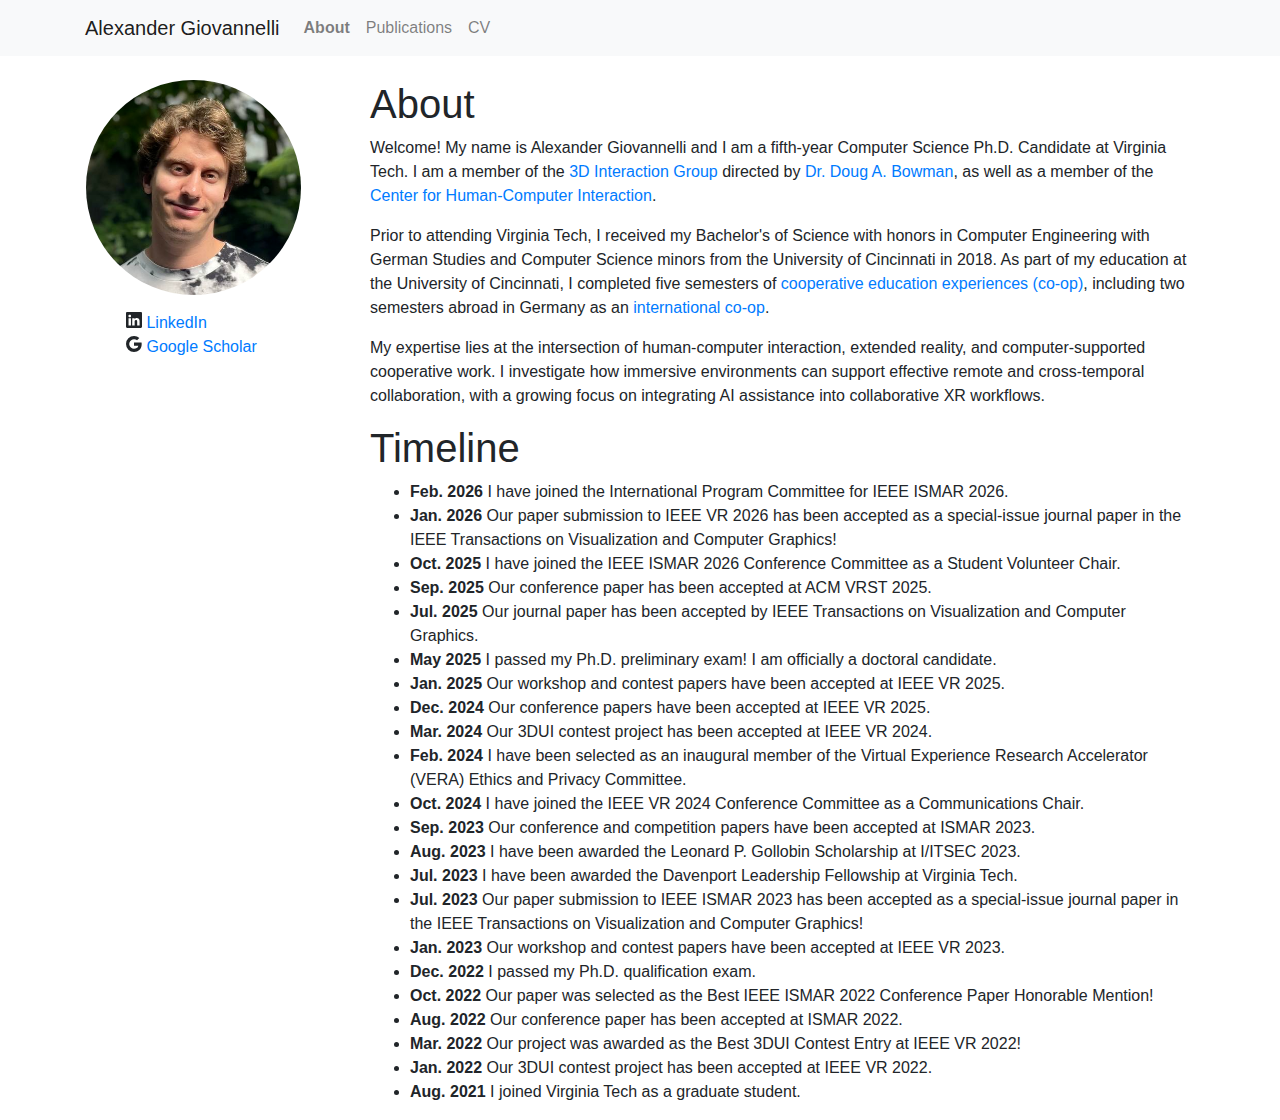
<file: index.html>
<!DOCTYPE html>
<html>

<head>
    <meta charset="utf-8">
    <meta name="viewport" content="width=device-width, initial-scale=1">
    <title>About | Alexander Giovannelli</title>
    <link href="/bootstrap/bootstrap.min.css" rel="stylesheet">
    <link href="/index.css" rel="stylesheet">
</head>

<body>
    <nav class="navbar navbar-expand-lg navbar-light bg-light sticky-top">
        <div class="container">
            <a class="navbar-brand" href="/index.html">Alexander Giovannelli</a>
            <button class="navbar-toggler" type="button" data-bs-toggle="collapse" data-bs-target="#navbarNavAltMarkup"
                aria-controls="navbarNavAltMarkup" aria-expanded="false" aria-label="Toggle navigation">
                <span class="navbar-toggler-icon"></span>
            </button>
            <div class="collapse navbar-collapse" id="navbarNavAltMarkup">
                <div class="navbar-nav">
                    <a class="nav-link" href="/index.html" style="pointer-events: none"><strong>About</strong></a>
                    <a class="nav-link" href="pages/publications.html">Publications</a>
                    <a class="nav-link" href="/cv/Alexander_Giovannelli__CV.pdf">CV</a>
                </div>
            </div>
        </div>
    </nav>

    <div class="container mt-4">
        <div class="row">
            <div class="col-xs-12 col-sm-3 profile__sidebar">
                <div class="row profile__sidebar_content">
                    <img src="/images/profile__img.png" class="profile__sidebar_img" alt="Alexander Profile Picture">
                    <ul class="profile__sidebar_list">
                        <li>
                            <svg xmlns="http://www.w3.org/2000/svg" width="16" height="16" fill="currentColor"
                                class="bi bi-linkedin" viewBox="0 0 16 16">
                                <path
                                    d="M0 1.146C0 .513.526 0 1.175 0h13.65C15.474 0 16 .513 16 1.146v13.708c0 .633-.526 1.146-1.175 1.146H1.175C.526 16 0 15.487 0 14.854V1.146zm4.943 12.248V6.169H2.542v7.225h2.401zm-1.2-8.212c.837 0 1.358-.554 1.358-1.248-.015-.709-.52-1.248-1.342-1.248-.822 0-1.359.54-1.359 1.248 0 .694.521 1.248 1.327 1.248h.016zm4.908 8.212V9.359c0-.216.016-.432.08-.586.173-.431.568-.878 1.232-.878.869 0 1.216.662 1.216 1.634v3.865h2.401V9.25c0-2.22-1.184-3.252-2.764-3.252-1.274 0-1.845.7-2.165 1.193v.025h-.016a5.54 5.54 0 0 1 .016-.025V6.169h-2.4c.03.678 0 7.225 0 7.225h2.4z" />
                            </svg> 
                            <a href="https://www.linkedin.com/in/alexander-giovannelli/" target="_blank" rel="noopener noreferrer">LinkedIn</a>
                        </li>
                        <li>
                            <svg xmlns="http://www.w3.org/2000/svg" width="16" height="16" fill="currentColor" class="bi bi-google" viewBox="0 0 16 16">
                                <path d="M15.545 6.558a9.42 9.42 0 0 1 .139 1.626c0 2.434-.87 4.492-2.384 5.885h.002C11.978 15.292 10.158 16 8 16A8 8 0 1 1 8 0a7.689 7.689 0 0 1 5.352 2.082l-2.284 2.284A4.347 4.347 0 0 0 8 3.166c-2.087 0-3.86 1.408-4.492 3.304a4.792 4.792 0 0 0 0 3.063h.003c.635 1.893 2.405 3.301 4.492 3.301 1.078 0 2.004-.276 2.722-.764h-.003a3.702 3.702 0 0 0 1.599-2.431H8v-3.08h7.545z"/>
                            </svg> 
                              <a href="https://scholar.google.com/citations?user=LbHz8VwAAAAJ&hl=en&oi=ao" target="_blank" rel="noopener noreferrer">Google Scholar</a>
                        </li>
                    </ul>
                </div>

            </div>

            <div class="col-xs-12 col-sm-9">
                <h1 class="display-5">About</h1>
                <p>
                    Welcome! My name is Alexander Giovannelli and I am a fifth-year Computer Science Ph.D. Candidate at Virginia Tech. 
                    I am a member of the <a href="https://wordpress.cs.vt.edu/3digroup/" target="_blank" rel="noopener noreferrer">3D Interaction Group</a> directed by <a href="https://wordpress.cs.vt.edu/3digroup/author/dbowman/" target="_blank" rel="noopener noreferrer">Dr. Doug A. Bowman</a>, as well as a member of the <a href="https://hci.icat.vt.edu/" target="_blank" rel="noopener noreferrer">Center for Human-Computer Interaction</a>. 
                </p>
                <p>
                    Prior to attending Virginia Tech, I received my Bachelor's of Science with honors in Computer Engineering with German Studies and Computer Science minors from the University of Cincinnati in 2018. 
                    As part of my education at the University of Cincinnati, I completed five semesters of <a href="https://ceas.uc.edu/real-world-learning/co-op.html" target="_blank" rel="noopener noreferrer">cooperative education experiences (co-op)</a>, including two semesters abroad in Germany as an <a href="https://www.uc.edu/campus-life/careereducation/get-experience/international/co-op.html" target="_blank" rel="noopener noreferrer">international co-op</a>.
                </p>
                <p>
                    My expertise lies at the intersection of human-computer interaction, extended reality, and computer-supported cooperative work. 
                    I investigate how immersive environments can support effective remote and cross-temporal collaboration, with a growing focus on integrating AI assistance into collaborative XR workflows.
                </p>
                
                <h1 class="display-5">Timeline</h1>
                <ul>
                    <li><b>Feb. 2026</b> I have joined the International Program Committee for IEEE ISMAR 2026.</li>
                    <li><b>Jan. 2026</b> Our paper submission to IEEE VR 2026 has been accepted as a special-issue journal paper in the IEEE Transactions on Visualization and Computer Graphics!</li>
                    <li><b>Oct. 2025</b> I have joined the IEEE ISMAR 2026 Conference Committee as a Student Volunteer Chair.</li>
                    <li><b>Sep. 2025</b> Our conference paper has been accepted at ACM VRST 2025.</li>
                    <li><b>Jul. 2025</b> Our journal paper has been accepted by IEEE Transactions on Visualization and Computer Graphics.</li>
                    <li><b>May 2025</b> I passed my Ph.D. preliminary exam! I am officially a doctoral candidate.</li>
                    <li><b>Jan. 2025</b> Our workshop and contest papers have been accepted at IEEE VR 2025.</li>
                    <li><b>Dec. 2024</b> Our conference papers have been accepted at IEEE VR 2025.</li>
                    <li><b>Mar. 2024</b> Our 3DUI contest project has been accepted at IEEE VR 2024.</li>
                    <li><b>Feb. 2024</b> I have been selected as an inaugural member of the Virtual Experience Research Accelerator (VERA) Ethics and Privacy Committee.</li>
                    <li><b>Oct. 2024</b> I have joined the IEEE VR 2024 Conference Committee as a Communications Chair.</li>
                    <li><b>Sep. 2023</b> Our conference and competition papers have been accepted at ISMAR 2023.</li>
                    <li><b>Aug. 2023</b> I have been awarded the Leonard P. Gollobin Scholarship at I/ITSEC 2023.</li>
                    <li><b>Jul. 2023</b> I have been awarded the Davenport Leadership Fellowship at Virginia Tech.</li>
                    <li><b>Jul. 2023</b> Our paper submission to IEEE ISMAR 2023 has been accepted as a special-issue journal paper in the IEEE Transactions on Visualization and Computer Graphics!</li>
                    <li><b>Jan. 2023</b> Our workshop and contest papers have been accepted at IEEE VR 2023.</li>
                    <li><b>Dec. 2022</b> I passed my Ph.D. qualification exam.</li>
                    <li><b>Oct. 2022</b> Our paper was selected as the Best IEEE ISMAR 2022 Conference Paper Honorable Mention!</li>
                    <li><b>Aug. 2022</b> Our conference paper has been accepted at ISMAR 2022.</li>
                    <li><b>Mar. 2022</b> Our project was awarded as the Best 3DUI Contest Entry at IEEE VR 2022!</li>
                    <li><b>Jan. 2022</b> Our 3DUI contest project has been accepted at IEEE VR 2022.</li>
                    <li><b>Aug. 2021</b> I joined Virginia Tech as a graduate student.</li>
                </ul>
            </div>
        </div>
    </div>

    <script src="/bootstrap/bootstrap.bundle.min.js"></script>
</body>

</html>
</file>
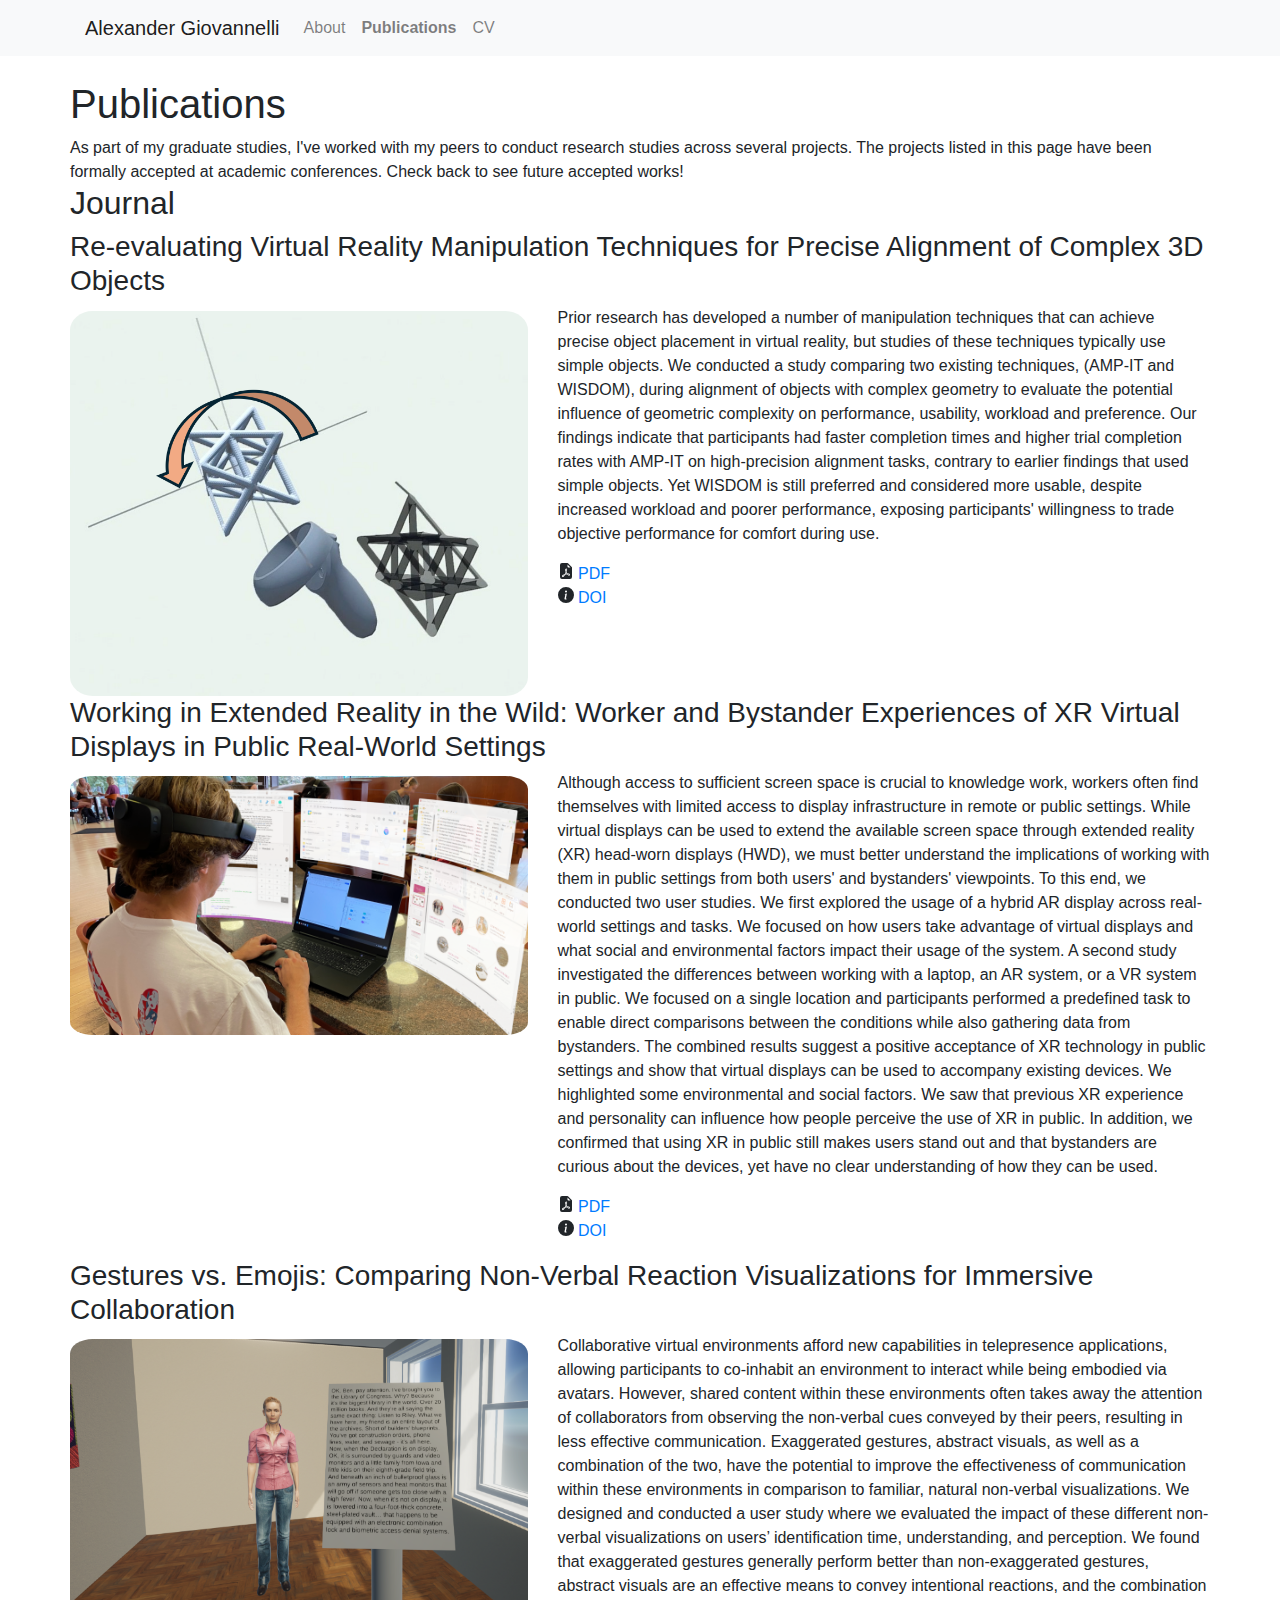
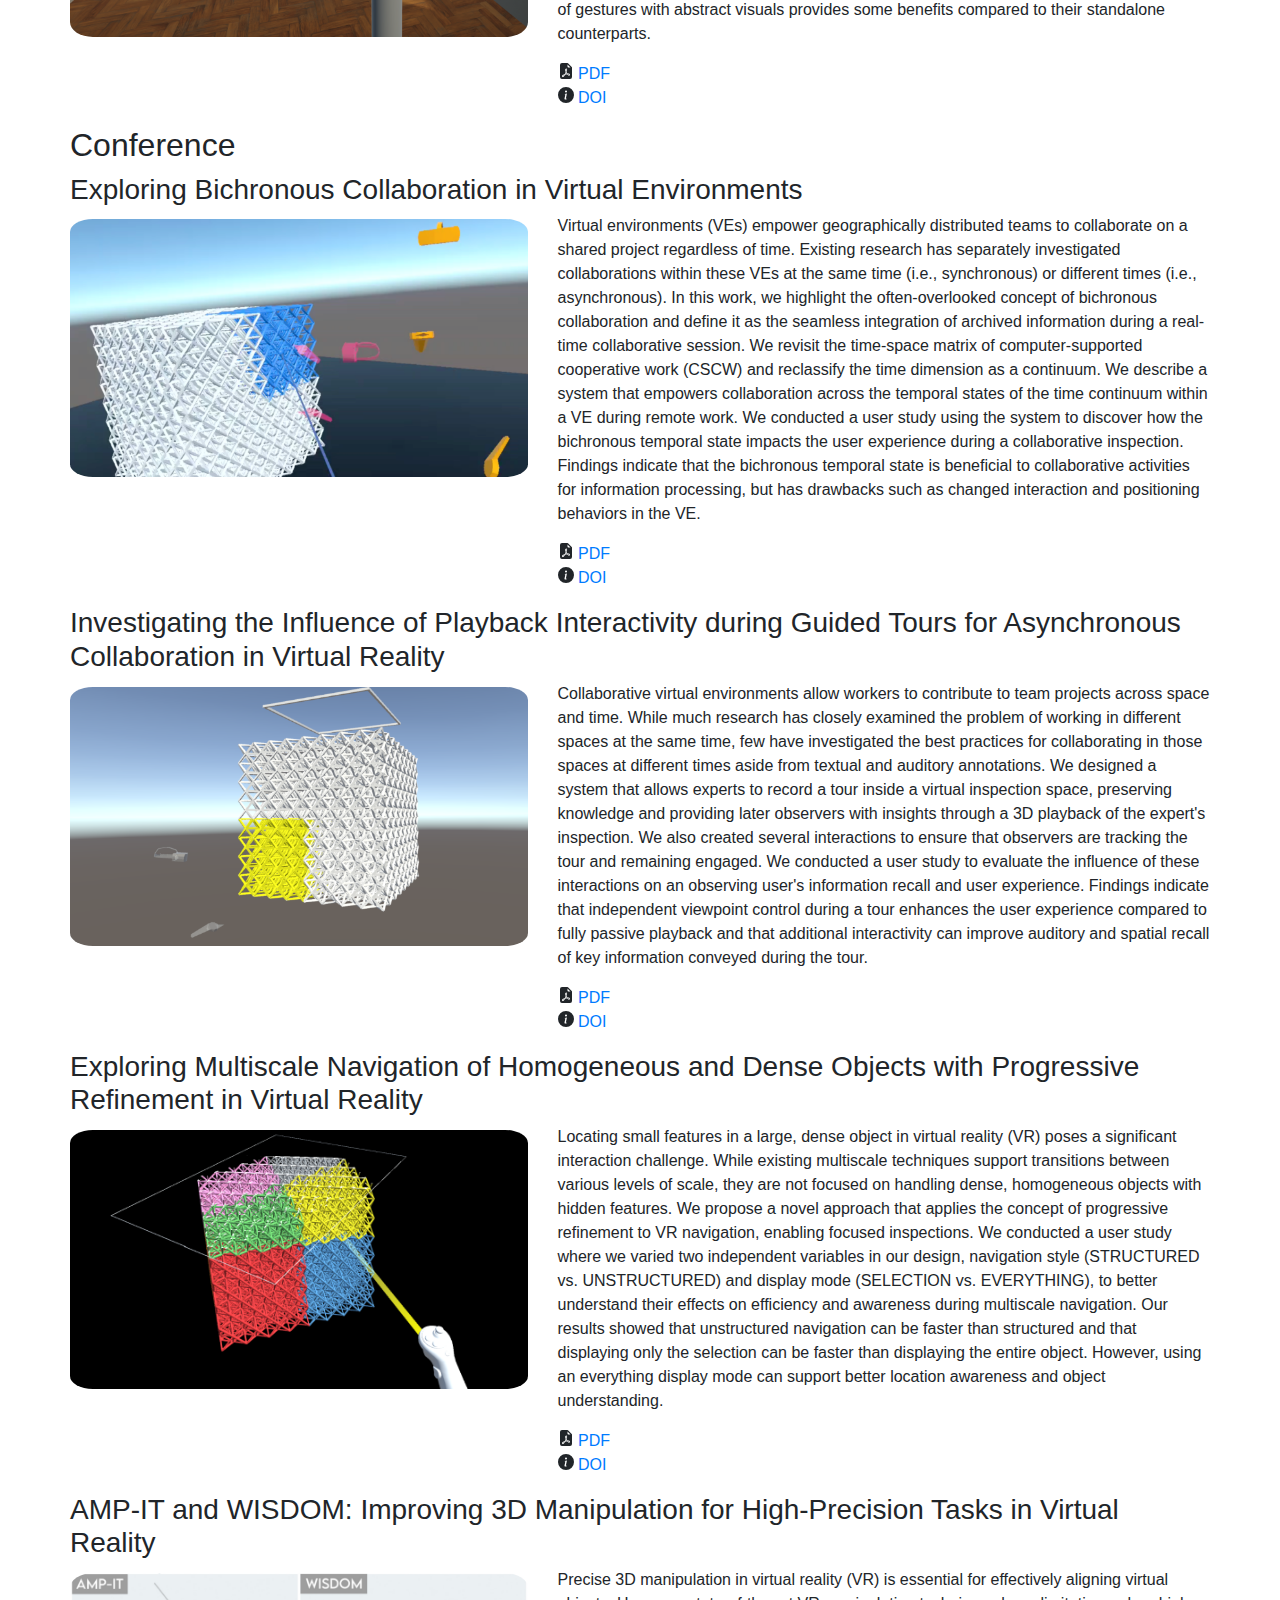
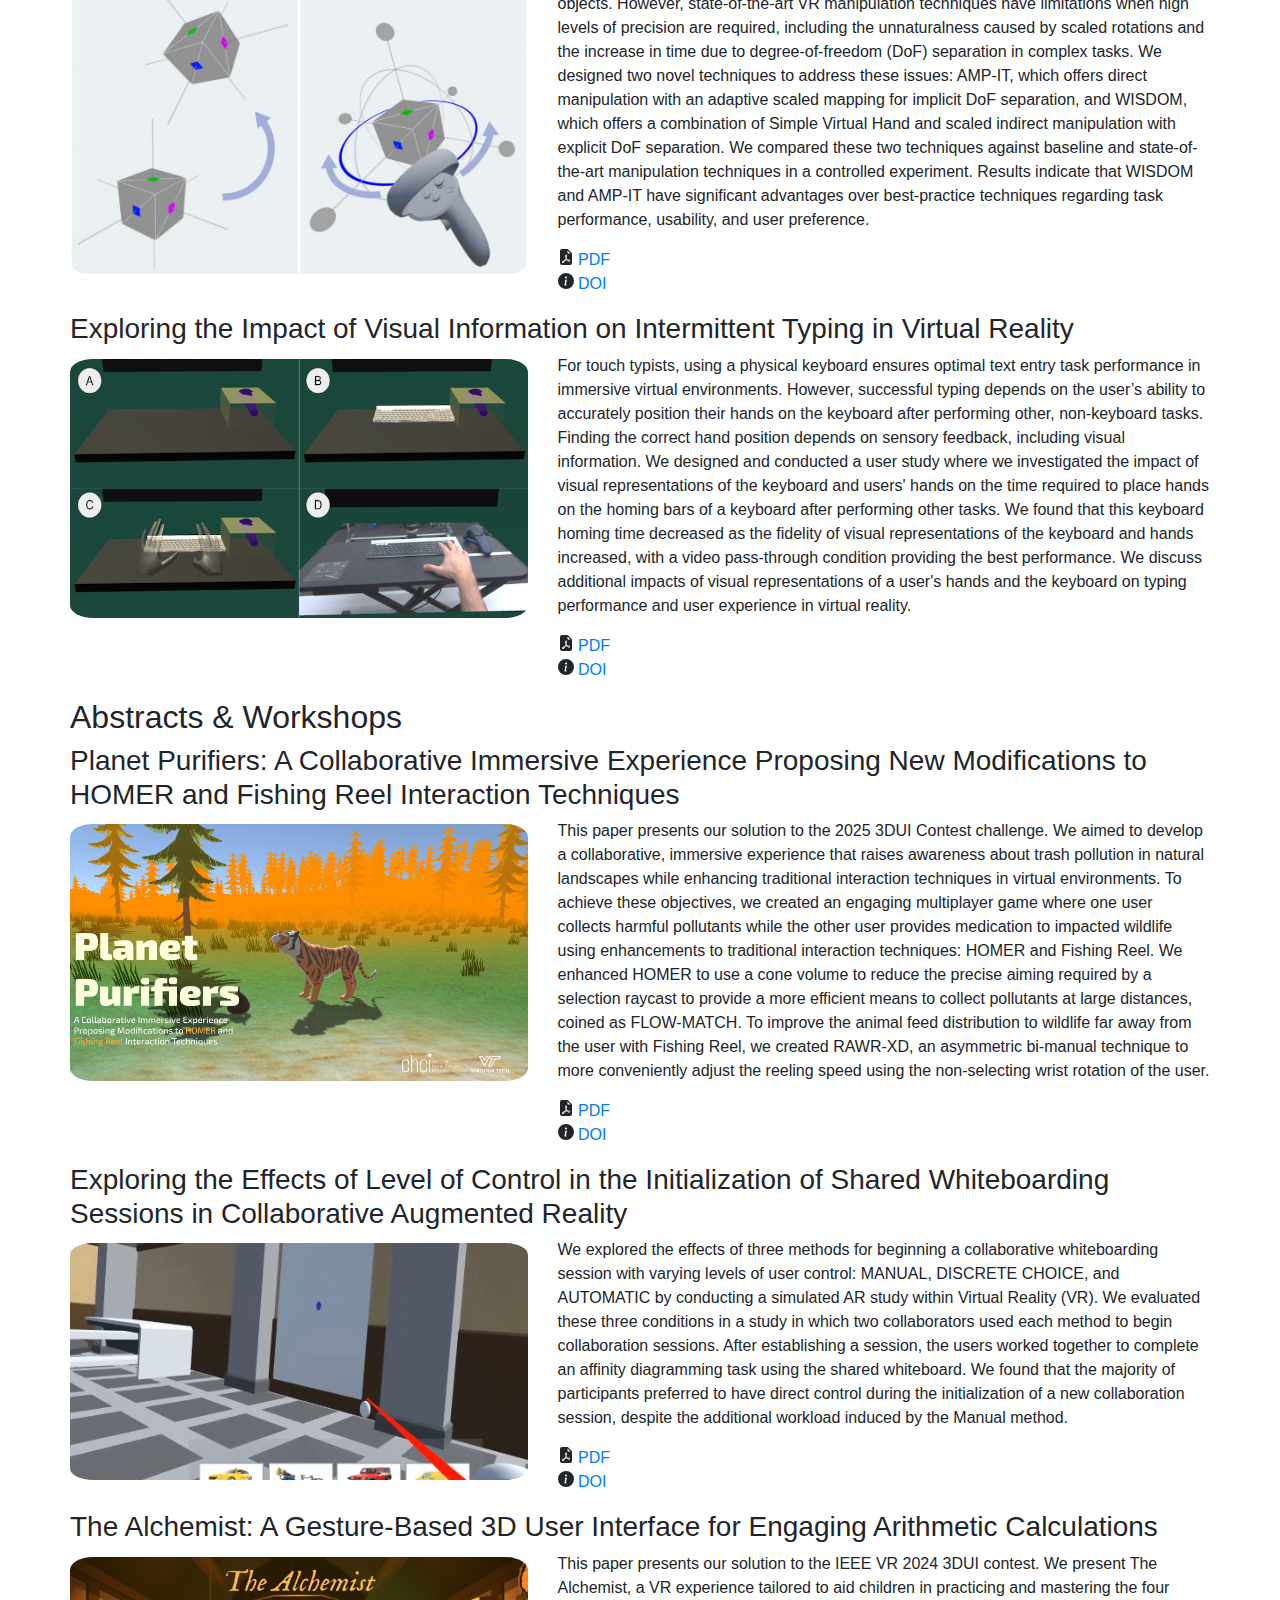
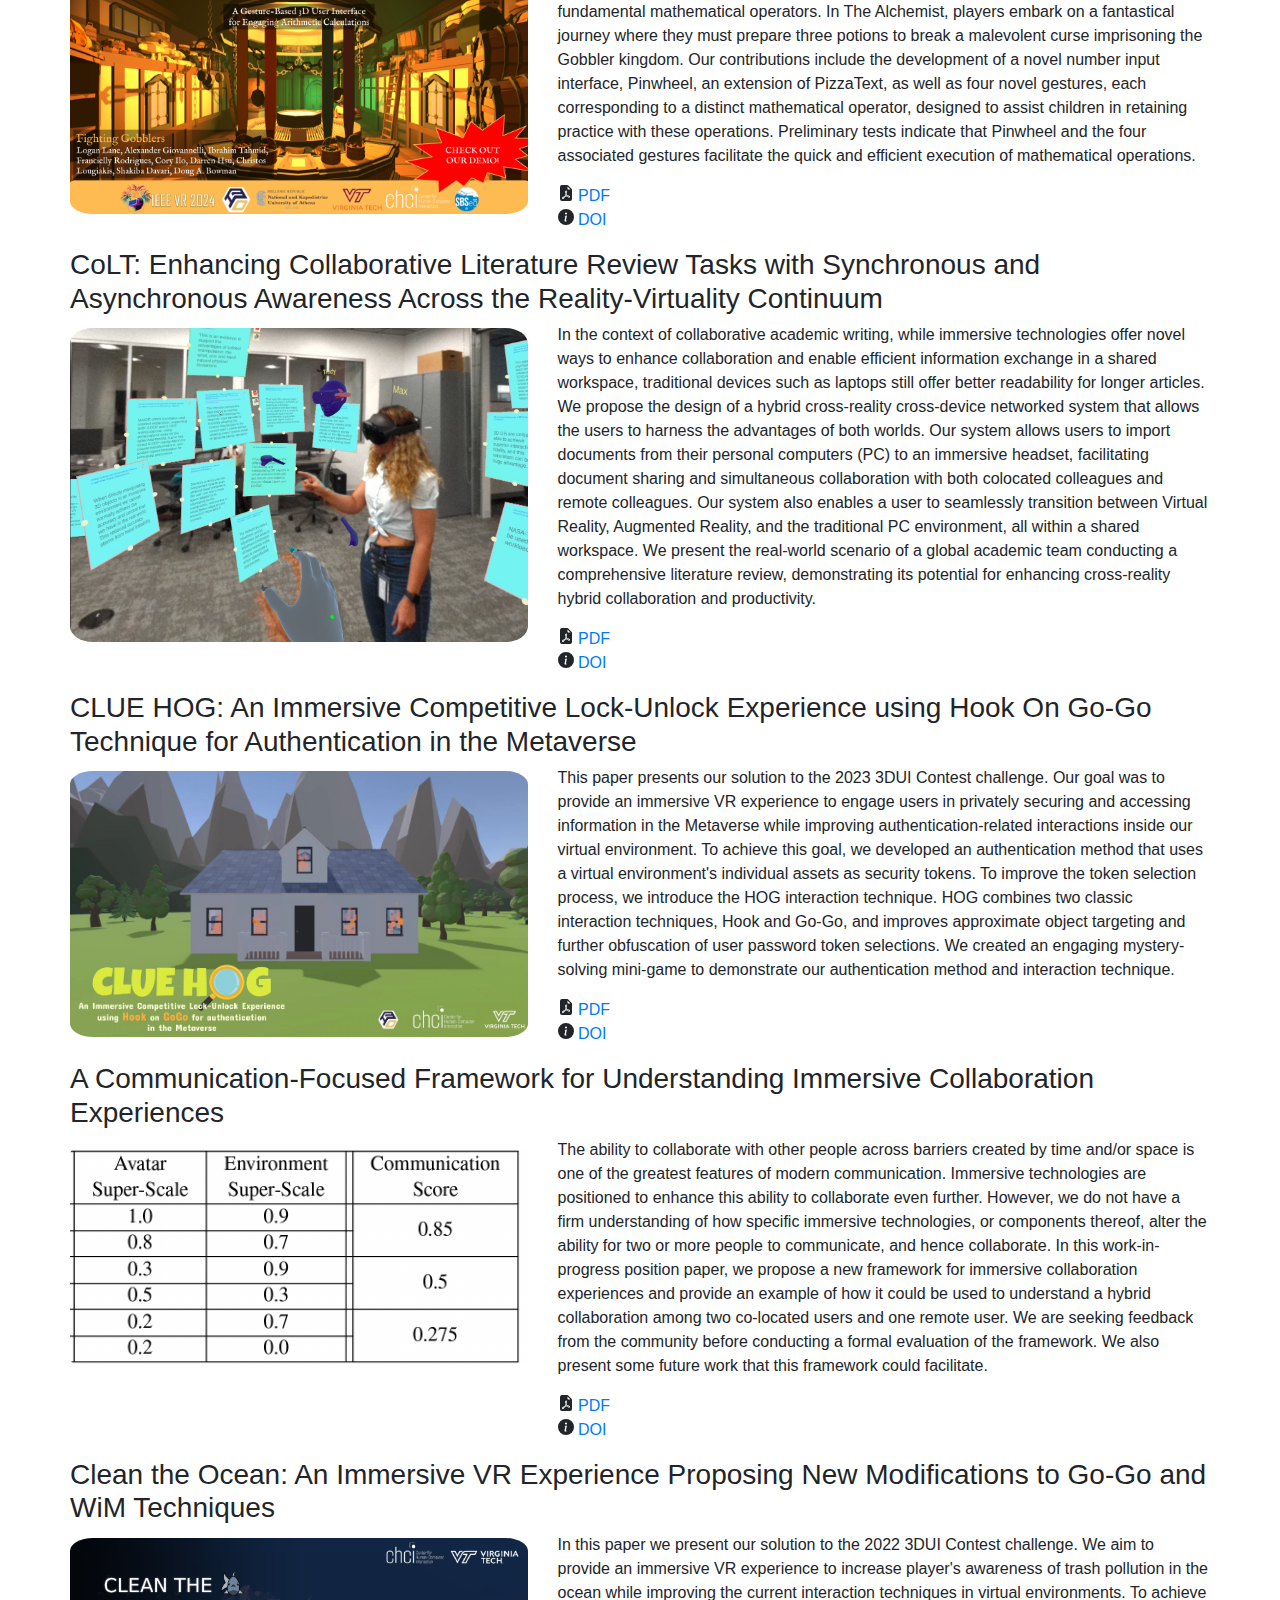
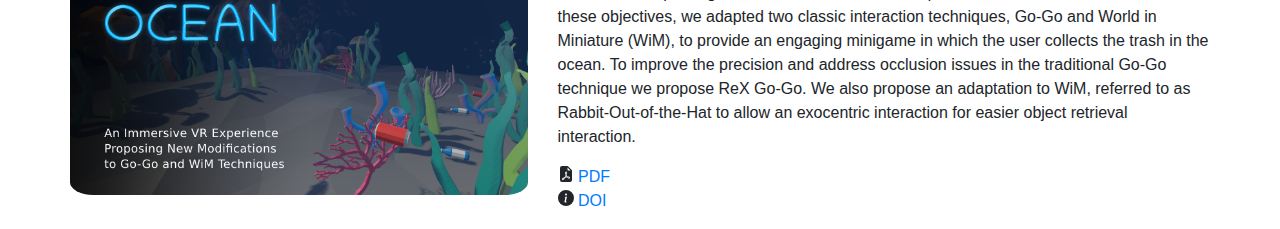
<file: pages/publications.html>
<!DOCTYPE html>
<html>

<head>
    <meta charset="utf-8">
    <meta name="viewport" content="width=device-width, initial-scale=1">
    <title>Publications | Alexander Giovannelli</title>
    <link href="/bootstrap/bootstrap.min.css" rel="stylesheet">
    <link href="/index.css" rel="stylesheet">
</head>

<body>
    <nav class="navbar navbar-expand-lg navbar-light bg-light sticky-top">
        <div class="container">
            <a class="navbar-brand" href="/index.html">Alexander Giovannelli</a>
            <button class="navbar-toggler" type="button" data-bs-toggle="collapse" data-bs-target="#navbarNavAltMarkup"
                aria-controls="navbarNavAltMarkup" aria-expanded="false" aria-label="Toggle navigation">
                <span class="navbar-toggler-icon"></span>
            </button>
            <div class="collapse navbar-collapse" id="navbarNavAltMarkup">
                <div class="navbar-nav">
                    <a class="nav-link" href="/index.html">About</a>
                    <a class="nav-link" href="pages/publications.html" style="pointer-events: none"><strong>Publications</strong></a>
                    <a class="nav-link" href="/cv/Alexander_Giovannelli__CV.pdf">CV</a>
                </div>
            </div>
        </div>
    </nav>

    <div class="container mt-4">
        <div class="row">
            <div class="col-xs-12">
                <h1 class="display-5">Publications</h1>
                <p class="projects__separator_p">
                    As part of my graduate studies, I've worked with my peers to conduct research studies across several projects. 
                    The projects listed in this page have been formally accepted at academic conferences. 
                    Check back to see future accepted works!
                </p>

                <h2 class="display-6 projects__category_header">Journal</h2>
                <h3 class="projects__name_header">Re-evaluating Virtual Reality Manipulation Techniques for Precise Alignment of Complex 3D Objects</h3>
                <div class="row">
                    <div class="col-xs-12 col-md-5">
                        <img src="/images/complex.png" class="projects__img" alt="Precise Alignment of Complex 3D Objects Teaser image">
                    </div>
                    <div class="col-xs-12 col-md-7">
                        <p class="projects__separator_p">
                            Prior research has developed a number of manipulation techniques that can achieve precise object placement in virtual reality, but studies of these techniques typically use simple objects. 
                            We conducted a study comparing two existing techniques, (AMP-IT and WISDOM), during alignment of objects with complex geometry to evaluate the potential influence of geometric complexity on performance, usability, workload and preference. 
                            Our findings indicate that participants had faster completion times and higher trial completion rates with AMP-IT on high-precision alignment tasks, contrary to earlier findings that used simple objects. 
                            Yet WISDOM is still preferred and considered more usable, despite increased workload and poorer performance, exposing participants' willingness to trade objective performance for comfort during use.
                        </p>
                        <ul class="projects__info_list">
                            <li class="projects__info_list_item">
                                <svg xmlns="http://www.w3.org/2000/svg" width="16" height="16" fill="currentColor" class="bi bi-file-earmark-pdf-fill" viewBox="0 0 16 16">
                                    <path d="M5.523 12.424c.14-.082.293-.162.459-.238a7.878 7.878 0 0 1-.45.606c-.28.337-.498.516-.635.572a.266.266 0 0 1-.035.012.282.282 0 0 1-.026-.044c-.056-.11-.054-.216.04-.36.106-.165.319-.354.647-.548zm2.455-1.647c-.119.025-.237.05-.356.078a21.148 21.148 0 0 0 .5-1.05 12.045 12.045 0 0 0 .51.858c-.217.032-.436.07-.654.114zm2.525.939a3.881 3.881 0 0 1-.435-.41c.228.005.434.022.612.054.317.057.466.147.518.209a.095.095 0 0 1 .026.064.436.436 0 0 1-.06.2.307.307 0 0 1-.094.124.107.107 0 0 1-.069.015c-.09-.003-.258-.066-.498-.256zM8.278 6.97c-.04.244-.108.524-.2.829a4.86 4.86 0 0 1-.089-.346c-.076-.353-.087-.63-.046-.822.038-.177.11-.248.196-.283a.517.517 0 0 1 .145-.04c.013.03.028.092.032.198.005.122-.007.277-.038.465z"/>
                                    <path fill-rule="evenodd" d="M4 0h5.293A1 1 0 0 1 10 .293L13.707 4a1 1 0 0 1 .293.707V14a2 2 0 0 1-2 2H4a2 2 0 0 1-2-2V2a2 2 0 0 1 2-2zm5.5 1.5v2a1 1 0 0 0 1 1h2l-3-3zM4.165 13.668c.09.18.23.343.438.419.207.075.412.04.58-.03.318-.13.635-.436.926-.786.333-.401.683-.927 1.021-1.51a11.651 11.651 0 0 1 1.997-.406c.3.383.61.713.91.95.28.22.603.403.934.417a.856.856 0 0 0 .51-.138c.155-.101.27-.247.354-.416.09-.181.145-.37.138-.563a.844.844 0 0 0-.2-.518c-.226-.27-.596-.4-.96-.465a5.76 5.76 0 0 0-1.335-.05 10.954 10.954 0 0 1-.98-1.686c.25-.66.437-1.284.52-1.794.036-.218.055-.426.048-.614a1.238 1.238 0 0 0-.127-.538.7.7 0 0 0-.477-.365c-.202-.043-.41 0-.601.077-.377.15-.576.47-.651.823-.073.34-.04.736.046 1.136.088.406.238.848.43 1.295a19.697 19.697 0 0 1-1.062 2.227 7.662 7.662 0 0 0-1.482.645c-.37.22-.699.48-.897.787-.21.326-.275.714-.08 1.103z"/>
                                </svg>
                                <a href="/publications/tvcg26-precise-manipulation.pdf" target="_blank"
                                    rel="noopener noreferrer">PDF</a>
                            </li>
                            <li class="projects__info_list_item projects__info_list_item_nxt">
                                <svg xmlns="http://www.w3.org/2000/svg" width="16" height="16" fill="currentColor" class="bi bi-info-circle-fill" viewBox="0 0 16 16">
                                    <path d="M8 16A8 8 0 1 0 8 0a8 8 0 0 0 0 16zm.93-9.412-1 4.705c-.07.34.029.533.304.533.194 0 .487-.07.686-.246l-.088.416c-.287.346-.92.598-1.465.598-.703 0-1.002-.422-.808-1.319l.738-3.468c.064-.293.006-.399-.287-.47l-.451-.081.082-.381 2.29-.287zM8 5.5a1 1 0 1 1 0-2 1 1 0 0 1 0 2z"/>
                                </svg> 
                                <a href="https://doi.org/10.1109/TVCG.2026.3679131" target="_blank"
                                    rel="noopener noreferrer">DOI</a>
                            </li>
                        </ul>
                    </div>
                </div>

                <h3 class="projects__name_header">Working in Extended Reality in the Wild: Worker and Bystander Experiences of XR Virtual Displays in Public Real-World Settings</h3>
                <div class="row">
                    <div class="col-xs-12 col-md-5">
                        <img src="/images/wild_teaser.png" class="projects__img" alt="Working in Extended Reality in the Wild Teaser image">
                    </div>
                    <div class="col-xs-12 col-md-7">
                        <p class="projects__separator_p">
                            Although access to sufficient screen space is crucial to knowledge work, workers often find themselves with limited access to display infrastructure in remote or public settings. 
                            While virtual displays can be used to extend the available screen space through extended reality (XR) head-worn displays (HWD), we must better understand the implications of working with them in public settings from both users' and bystanders' viewpoints. 
                            To this end, we conducted two user studies. We first explored the usage of a hybrid AR display across real-world settings and tasks. 
                            We focused on how users take advantage of virtual displays and what social and environmental factors impact their usage of the system. 
                            A second study investigated the differences between working with a laptop, an AR system, or a VR system in public. 
                            We focused on a single location and participants performed a predefined task to enable direct comparisons between the conditions while also gathering data from bystanders. 
                            The combined results suggest a positive acceptance of XR technology in public settings and show that virtual displays can be used to accompany existing devices. 
                            We highlighted some environmental and social factors. We saw that previous XR experience and personality can influence how people perceive the use of XR in public. 
                            In addition, we confirmed that using XR in public still makes users stand out and that bystanders are curious about the devices, yet have no clear understanding of how they can be used.
                        </p>
                        <ul class="projects__info_list">
                            <li class="projects__info_list_item">
                                <svg xmlns="http://www.w3.org/2000/svg" width="16" height="16" fill="currentColor" class="bi bi-file-earmark-pdf-fill" viewBox="0 0 16 16">
                                    <path d="M5.523 12.424c.14-.082.293-.162.459-.238a7.878 7.878 0 0 1-.45.606c-.28.337-.498.516-.635.572a.266.266 0 0 1-.035.012.282.282 0 0 1-.026-.044c-.056-.11-.054-.216.04-.36.106-.165.319-.354.647-.548zm2.455-1.647c-.119.025-.237.05-.356.078a21.148 21.148 0 0 0 .5-1.05 12.045 12.045 0 0 0 .51.858c-.217.032-.436.07-.654.114zm2.525.939a3.881 3.881 0 0 1-.435-.41c.228.005.434.022.612.054.317.057.466.147.518.209a.095.095 0 0 1 .026.064.436.436 0 0 1-.06.2.307.307 0 0 1-.094.124.107.107 0 0 1-.069.015c-.09-.003-.258-.066-.498-.256zM8.278 6.97c-.04.244-.108.524-.2.829a4.86 4.86 0 0 1-.089-.346c-.076-.353-.087-.63-.046-.822.038-.177.11-.248.196-.283a.517.517 0 0 1 .145-.04c.013.03.028.092.032.198.005.122-.007.277-.038.465z"/>
                                    <path fill-rule="evenodd" d="M4 0h5.293A1 1 0 0 1 10 .293L13.707 4a1 1 0 0 1 .293.707V14a2 2 0 0 1-2 2H4a2 2 0 0 1-2-2V2a2 2 0 0 1 2-2zm5.5 1.5v2a1 1 0 0 0 1 1h2l-3-3zM4.165 13.668c.09.18.23.343.438.419.207.075.412.04.58-.03.318-.13.635-.436.926-.786.333-.401.683-.927 1.021-1.51a11.651 11.651 0 0 1 1.997-.406c.3.383.61.713.91.95.28.22.603.403.934.417a.856.856 0 0 0 .51-.138c.155-.101.27-.247.354-.416.09-.181.145-.37.138-.563a.844.844 0 0 0-.2-.518c-.226-.27-.596-.4-.96-.465a5.76 5.76 0 0 0-1.335-.05 10.954 10.954 0 0 1-.98-1.686c.25-.66.437-1.284.52-1.794.036-.218.055-.426.048-.614a1.238 1.238 0 0 0-.127-.538.7.7 0 0 0-.477-.365c-.202-.043-.41 0-.601.077-.377.15-.576.47-.651.823-.073.34-.04.736.046 1.136.088.406.238.848.43 1.295a19.697 19.697 0 0 1-1.062 2.227 7.662 7.662 0 0 0-1.482.645c-.37.22-.699.48-.897.787-.21.326-.275.714-.08 1.103z"/>
                                </svg>
                                <a href="/publications/tvcg25-wild.pdf" target="_blank"
                                    rel="noopener noreferrer">PDF</a>
                            </li>
                            <li class="projects__info_list_item projects__info_list_item_nxt">
                                <svg xmlns="http://www.w3.org/2000/svg" width="16" height="16" fill="currentColor" class="bi bi-info-circle-fill" viewBox="0 0 16 16">
                                    <path d="M8 16A8 8 0 1 0 8 0a8 8 0 0 0 0 16zm.93-9.412-1 4.705c-.07.34.029.533.304.533.194 0 .487-.07.686-.246l-.088.416c-.287.346-.92.598-1.465.598-.703 0-1.002-.422-.808-1.319l.738-3.468c.064-.293.006-.399-.287-.47l-.451-.081.082-.381 2.29-.287zM8 5.5a1 1 0 1 1 0-2 1 1 0 0 1 0 2z"/>
                                </svg> 
                                <a href="https://doi.org/10.1109/TVCG.2025.3589283" target="_blank"
                                    rel="noopener noreferrer">DOI</a>
                            </li>
                        </ul>
                    </div>
                </div>

                <h3 class="projects__name_header">Gestures vs. Emojis: Comparing Non-Verbal Reaction Visualizations for Immersive Collaboration</h3>
                <div class="row">
                    <div class="col-xs-12 col-md-5">
                        <img src="/images/gestures_teaser.png" class="projects__img" alt="Gestures versus emojis teaser image">
                    </div>
                    <div class="col-xs-12 col-md-7">
                        <p class="projects__separator_p">
                            Collaborative virtual environments afford new capabilities in telepresence applications, allowing participants to co-inhabit an environment to interact while being embodied via avatars. 
                            However, shared content within these environments often takes away the attention of collaborators from observing the non-verbal cues conveyed by their peers, resulting in less effective communication. 
                            Exaggerated gestures, abstract visuals, as well as a combination of the two, have the potential to improve the effectiveness of communication within these environments in comparison to familiar, natural non-verbal visualizations. 
                            We designed and conducted a user study where we evaluated the impact of these different non-verbal visualizations on users’ identification time, understanding, and perception. 
                            We found that exaggerated gestures generally perform better than non-exaggerated gestures, abstract visuals are an effective means to convey intentional reactions, and the combination of gestures with abstract visuals provides some benefits compared to their standalone counterparts.
                        </p>
                        <ul class="projects__info_list">
                            <li class="projects__info_list_item">
                                <svg xmlns="http://www.w3.org/2000/svg" width="16" height="16" fill="currentColor" class="bi bi-file-earmark-pdf-fill" viewBox="0 0 16 16">
                                    <path d="M5.523 12.424c.14-.082.293-.162.459-.238a7.878 7.878 0 0 1-.45.606c-.28.337-.498.516-.635.572a.266.266 0 0 1-.035.012.282.282 0 0 1-.026-.044c-.056-.11-.054-.216.04-.36.106-.165.319-.354.647-.548zm2.455-1.647c-.119.025-.237.05-.356.078a21.148 21.148 0 0 0 .5-1.05 12.045 12.045 0 0 0 .51.858c-.217.032-.436.07-.654.114zm2.525.939a3.881 3.881 0 0 1-.435-.41c.228.005.434.022.612.054.317.057.466.147.518.209a.095.095 0 0 1 .026.064.436.436 0 0 1-.06.2.307.307 0 0 1-.094.124.107.107 0 0 1-.069.015c-.09-.003-.258-.066-.498-.256zM8.278 6.97c-.04.244-.108.524-.2.829a4.86 4.86 0 0 1-.089-.346c-.076-.353-.087-.63-.046-.822.038-.177.11-.248.196-.283a.517.517 0 0 1 .145-.04c.013.03.028.092.032.198.005.122-.007.277-.038.465z"/>
                                    <path fill-rule="evenodd" d="M4 0h5.293A1 1 0 0 1 10 .293L13.707 4a1 1 0 0 1 .293.707V14a2 2 0 0 1-2 2H4a2 2 0 0 1-2-2V2a2 2 0 0 1 2-2zm5.5 1.5v2a1 1 0 0 0 1 1h2l-3-3zM4.165 13.668c.09.18.23.343.438.419.207.075.412.04.58-.03.318-.13.635-.436.926-.786.333-.401.683-.927 1.021-1.51a11.651 11.651 0 0 1 1.997-.406c.3.383.61.713.91.95.28.22.603.403.934.417a.856.856 0 0 0 .51-.138c.155-.101.27-.247.354-.416.09-.181.145-.37.138-.563a.844.844 0 0 0-.2-.518c-.226-.27-.596-.4-.96-.465a5.76 5.76 0 0 0-1.335-.05 10.954 10.954 0 0 1-.98-1.686c.25-.66.437-1.284.52-1.794.036-.218.055-.426.048-.614a1.238 1.238 0 0 0-.127-.538.7.7 0 0 0-.477-.365c-.202-.043-.41 0-.601.077-.377.15-.576.47-.651.823-.073.34-.04.736.046 1.136.088.406.238.848.43 1.295a19.697 19.697 0 0 1-1.062 2.227 7.662 7.662 0 0 0-1.482.645c-.37.22-.699.48-.897.787-.21.326-.275.714-.08 1.103z"/>
                                </svg>
                                <a href="/publications/tvcg23-gestures-vs-emojis.pdf" target="_blank"
                                    rel="noopener noreferrer">PDF</a>
                            </li>
                            <li class="projects__info_list_item projects__info_list_item_nxt">
                                <svg xmlns="http://www.w3.org/2000/svg" width="16" height="16" fill="currentColor" class="bi bi-info-circle-fill" viewBox="0 0 16 16">
                                    <path d="M8 16A8 8 0 1 0 8 0a8 8 0 0 0 0 16zm.93-9.412-1 4.705c-.07.34.029.533.304.533.194 0 .487-.07.686-.246l-.088.416c-.287.346-.92.598-1.465.598-.703 0-1.002-.422-.808-1.319l.738-3.468c.064-.293.006-.399-.287-.47l-.451-.081.082-.381 2.29-.287zM8 5.5a1 1 0 1 1 0-2 1 1 0 0 1 0 2z"/>
                                </svg> 
                                <a href="https://doi.org/10.1109/TVCG.2023.3320254" target="_blank"
                                    rel="noopener noreferrer">DOI</a>
                            </li>
                        </ul>
                    </div>
                </div>

                <h2 class="display-6 projects__category_header">Conference</h2>

                <h3 class="projects__name_header">Exploring Bichronous Collaboration in Virtual Environments</h3>
                <div class="row">
                    <div class="col-xs-12 col-md-5">
                        <img src="/images/bichronous_teaser.png" class="projects__img" alt="Bichronous virtual environment from participant perspective image">
                    </div>
                    <div class="col-xs-12 col-md-7">
                        <p class="projects__separator_p">
                            Virtual environments (VEs) empower geographically distributed teams to collaborate on a shared project regardless of time. 
                            Existing research has separately investigated collaborations within these VEs at the same time (i.e., synchronous) or different times (i.e., asynchronous). 
                            In this work, we highlight the often-overlooked concept of bichronous collaboration and define it as the seamless integration of archived information during a real-time collaborative session. 
                            We revisit the time-space matrix of computer-supported cooperative work (CSCW) and reclassify the time dimension as a continuum. 
                            We describe a system that empowers collaboration across the temporal states of the time continuum within a VE during remote work. 
                            We conducted a user study using the system to discover how the bichronous temporal state impacts the user experience during a collaborative inspection. 
                            Findings indicate that the bichronous temporal state is beneficial to collaborative activities for information processing, but has drawbacks such as changed interaction and positioning behaviors in the VE.
                        </p>
                        <ul class="projects__info_list">
                            <li class="projects__info_list_item">
                                <svg xmlns="http://www.w3.org/2000/svg" width="16" height="16" fill="currentColor" class="bi bi-file-earmark-pdf-fill" viewBox="0 0 16 16">
                                    <path d="M5.523 12.424c.14-.082.293-.162.459-.238a7.878 7.878 0 0 1-.45.606c-.28.337-.498.516-.635.572a.266.266 0 0 1-.035.012.282.282 0 0 1-.026-.044c-.056-.11-.054-.216.04-.36.106-.165.319-.354.647-.548zm2.455-1.647c-.119.025-.237.05-.356.078a21.148 21.148 0 0 0 .5-1.05 12.045 12.045 0 0 0 .51.858c-.217.032-.436.07-.654.114zm2.525.939a3.881 3.881 0 0 1-.435-.41c.228.005.434.022.612.054.317.057.466.147.518.209a.095.095 0 0 1 .026.064.436.436 0 0 1-.06.2.307.307 0 0 1-.094.124.107.107 0 0 1-.069.015c-.09-.003-.258-.066-.498-.256zM8.278 6.97c-.04.244-.108.524-.2.829a4.86 4.86 0 0 1-.089-.346c-.076-.353-.087-.63-.046-.822.038-.177.11-.248.196-.283a.517.517 0 0 1 .145-.04c.013.03.028.092.032.198.005.122-.007.277-.038.465z"/>
                                    <path fill-rule="evenodd" d="M4 0h5.293A1 1 0 0 1 10 .293L13.707 4a1 1 0 0 1 .293.707V14a2 2 0 0 1-2 2H4a2 2 0 0 1-2-2V2a2 2 0 0 1 2-2zm5.5 1.5v2a1 1 0 0 0 1 1h2l-3-3zM4.165 13.668c.09.18.23.343.438.419.207.075.412.04.58-.03.318-.13.635-.436.926-.786.333-.401.683-.927 1.021-1.51a11.651 11.651 0 0 1 1.997-.406c.3.383.61.713.91.95.28.22.603.403.934.417a.856.856 0 0 0 .51-.138c.155-.101.27-.247.354-.416.09-.181.145-.37.138-.563a.844.844 0 0 0-.2-.518c-.226-.27-.596-.4-.96-.465a5.76 5.76 0 0 0-1.335-.05 10.954 10.954 0 0 1-.98-1.686c.25-.66.437-1.284.52-1.794.036-.218.055-.426.048-.614a1.238 1.238 0 0 0-.127-.538.7.7 0 0 0-.477-.365c-.202-.043-.41 0-.601.077-.377.15-.576.47-.651.823-.073.34-.04.736.046 1.136.088.406.238.848.43 1.295a19.697 19.697 0 0 1-1.062 2.227 7.662 7.662 0 0 0-1.482.645c-.37.22-.699.48-.897.787-.21.326-.275.714-.08 1.103z"/>
                                </svg>
                                <a href="/publications/vrst25-bichronous.pdf" target="_blank"
                                    rel="noopener noreferrer">PDF</a>
                            </li>
                            <li class="projects__info_list_item projects__info_list_item_nxt">
                                <svg xmlns="http://www.w3.org/2000/svg" width="16" height="16" fill="currentColor" class="bi bi-info-circle-fill" viewBox="0 0 16 16">
                                    <path d="M8 16A8 8 0 1 0 8 0a8 8 0 0 0 0 16zm.93-9.412-1 4.705c-.07.34.029.533.304.533.194 0 .487-.07.686-.246l-.088.416c-.287.346-.92.598-1.465.598-.703 0-1.002-.422-.808-1.319l.738-3.468c.064-.293.006-.399-.287-.47l-.451-.081.082-.381 2.29-.287zM8 5.5a1 1 0 1 1 0-2 1 1 0 0 1 0 2z"/>
                                </svg> 
                                <a href="https://doi.org/10.1145/3756884.3766036" target="_blank"
                                    rel="noopener noreferrer">DOI</a>
                            </li>
                        </ul>
                    </div>
                </div>

                <h3 class="projects__name_header">Investigating the Influence of Playback Interactivity during Guided Tours for Asynchronous Collaboration in Virtual Reality</h3>
                <div class="row">
                    <div class="col-xs-12 col-md-5">
                        <img src="/images/GT_Feature.png" class="projects__img" alt="Guided tour environment from participant perspective image">
                    </div>
                    <div class="col-xs-12 col-md-7">
                        <p class="projects__separator_p">
                            Collaborative virtual environments allow workers to contribute to team projects across space and time. 
                            While much research has closely examined the problem of working in different spaces at the same time, few have investigated the best practices for collaborating in those spaces at different times aside from textual and auditory annotations. 
                            We designed a system that allows experts to record a tour inside a virtual inspection space, preserving knowledge and providing later observers with insights through a 3D playback of the expert's inspection. We also created several interactions to ensure that observers are tracking the tour and remaining engaged. 
                            We conducted a user study to evaluate the influence of these interactions on an observing user's information recall and user experience. 
                            Findings indicate that independent viewpoint control during a tour enhances the user experience compared to fully passive playback and that additional interactivity can improve auditory and spatial recall of key information conveyed during the tour.
                        </p>
                        <ul class="projects__info_list">
                            <li class="projects__info_list_item">
                                <svg xmlns="http://www.w3.org/2000/svg" width="16" height="16" fill="currentColor" class="bi bi-file-earmark-pdf-fill" viewBox="0 0 16 16">
                                    <path d="M5.523 12.424c.14-.082.293-.162.459-.238a7.878 7.878 0 0 1-.45.606c-.28.337-.498.516-.635.572a.266.266 0 0 1-.035.012.282.282 0 0 1-.026-.044c-.056-.11-.054-.216.04-.36.106-.165.319-.354.647-.548zm2.455-1.647c-.119.025-.237.05-.356.078a21.148 21.148 0 0 0 .5-1.05 12.045 12.045 0 0 0 .51.858c-.217.032-.436.07-.654.114zm2.525.939a3.881 3.881 0 0 1-.435-.41c.228.005.434.022.612.054.317.057.466.147.518.209a.095.095 0 0 1 .026.064.436.436 0 0 1-.06.2.307.307 0 0 1-.094.124.107.107 0 0 1-.069.015c-.09-.003-.258-.066-.498-.256zM8.278 6.97c-.04.244-.108.524-.2.829a4.86 4.86 0 0 1-.089-.346c-.076-.353-.087-.63-.046-.822.038-.177.11-.248.196-.283a.517.517 0 0 1 .145-.04c.013.03.028.092.032.198.005.122-.007.277-.038.465z"/>
                                    <path fill-rule="evenodd" d="M4 0h5.293A1 1 0 0 1 10 .293L13.707 4a1 1 0 0 1 .293.707V14a2 2 0 0 1-2 2H4a2 2 0 0 1-2-2V2a2 2 0 0 1 2-2zm5.5 1.5v2a1 1 0 0 0 1 1h2l-3-3zM4.165 13.668c.09.18.23.343.438.419.207.075.412.04.58-.03.318-.13.635-.436.926-.786.333-.401.683-.927 1.021-1.51a11.651 11.651 0 0 1 1.997-.406c.3.383.61.713.91.95.28.22.603.403.934.417a.856.856 0 0 0 .51-.138c.155-.101.27-.247.354-.416.09-.181.145-.37.138-.563a.844.844 0 0 0-.2-.518c-.226-.27-.596-.4-.96-.465a5.76 5.76 0 0 0-1.335-.05 10.954 10.954 0 0 1-.98-1.686c.25-.66.437-1.284.52-1.794.036-.218.055-.426.048-.614a1.238 1.238 0 0 0-.127-.538.7.7 0 0 0-.477-.365c-.202-.043-.41 0-.601.077-.377.15-.576.47-.651.823-.073.34-.04.736.046 1.136.088.406.238.848.43 1.295a19.697 19.697 0 0 1-1.062 2.227 7.662 7.662 0 0 0-1.482.645c-.37.22-.699.48-.897.787-.21.326-.275.714-.08 1.103z"/>
                                </svg>
                                <a href="/publications/vr25-guided-tour.pdf" target="_blank"
                                    rel="noopener noreferrer">PDF</a>
                            </li>
                            <li class="projects__info_list_item projects__info_list_item_nxt">
                                <svg xmlns="http://www.w3.org/2000/svg" width="16" height="16" fill="currentColor" class="bi bi-info-circle-fill" viewBox="0 0 16 16">
                                    <path d="M8 16A8 8 0 1 0 8 0a8 8 0 0 0 0 16zm.93-9.412-1 4.705c-.07.34.029.533.304.533.194 0 .487-.07.686-.246l-.088.416c-.287.346-.92.598-1.465.598-.703 0-1.002-.422-.808-1.319l.738-3.468c.064-.293.006-.399-.287-.47l-.451-.081.082-.381 2.29-.287zM8 5.5a1 1 0 1 1 0-2 1 1 0 0 1 0 2z"/>
                                </svg> 
                                <a href="https://doi.org/10.1109/VR59515.2025.00027" target="_blank"
                                    rel="noopener noreferrer">DOI</a>
                            </li>
                        </ul>
                    </div>
                </div>

                <h3 class="projects__name_header">Exploring Multiscale Navigation of Homogeneous and Dense Objects with Progressive Refinement in Virtual Reality</h3>
                <div class="row">
                    <div class="col-xs-12 col-md-5">
                        <img src="/images/primo.png" class="projects__img" alt="PRIMO multiscale navigation technique image">
                    </div>
                    <div class="col-xs-12 col-md-7">
                        <p class="projects__separator_p">
                            Locating small features in a large, dense object in virtual reality (VR) poses a significant interaction challenge. 
                            While existing multiscale techniques support transitions between various levels of scale, they are not focused on handling dense, homogeneous objects with hidden features. 
                            We propose a novel approach that applies the concept of progressive refinement to VR navigation, enabling focused inspections. 
                            We conducted a user study where we varied two independent variables in our design, navigation style (STRUCTURED vs. UNSTRUCTURED) and display mode (SELECTION vs. EVERYTHING), to better understand their effects on efficiency and awareness during multiscale navigation. 
                            Our results showed that unstructured navigation can be faster than structured and that displaying only the selection can be faster than displaying the entire object. 
                            However, using an everything display mode can support better location awareness and object understanding.
                        </p>
                        <ul class="projects__info_list">
                            <li class="projects__info_list_item">
                                <svg xmlns="http://www.w3.org/2000/svg" width="16" height="16" fill="currentColor" class="bi bi-file-earmark-pdf-fill" viewBox="0 0 16 16">
                                    <path d="M5.523 12.424c.14-.082.293-.162.459-.238a7.878 7.878 0 0 1-.45.606c-.28.337-.498.516-.635.572a.266.266 0 0 1-.035.012.282.282 0 0 1-.026-.044c-.056-.11-.054-.216.04-.36.106-.165.319-.354.647-.548zm2.455-1.647c-.119.025-.237.05-.356.078a21.148 21.148 0 0 0 .5-1.05 12.045 12.045 0 0 0 .51.858c-.217.032-.436.07-.654.114zm2.525.939a3.881 3.881 0 0 1-.435-.41c.228.005.434.022.612.054.317.057.466.147.518.209a.095.095 0 0 1 .026.064.436.436 0 0 1-.06.2.307.307 0 0 1-.094.124.107.107 0 0 1-.069.015c-.09-.003-.258-.066-.498-.256zM8.278 6.97c-.04.244-.108.524-.2.829a4.86 4.86 0 0 1-.089-.346c-.076-.353-.087-.63-.046-.822.038-.177.11-.248.196-.283a.517.517 0 0 1 .145-.04c.013.03.028.092.032.198.005.122-.007.277-.038.465z"/>
                                    <path fill-rule="evenodd" d="M4 0h5.293A1 1 0 0 1 10 .293L13.707 4a1 1 0 0 1 .293.707V14a2 2 0 0 1-2 2H4a2 2 0 0 1-2-2V2a2 2 0 0 1 2-2zm5.5 1.5v2a1 1 0 0 0 1 1h2l-3-3zM4.165 13.668c.09.18.23.343.438.419.207.075.412.04.58-.03.318-.13.635-.436.926-.786.333-.401.683-.927 1.021-1.51a11.651 11.651 0 0 1 1.997-.406c.3.383.61.713.91.95.28.22.603.403.934.417a.856.856 0 0 0 .51-.138c.155-.101.27-.247.354-.416.09-.181.145-.37.138-.563a.844.844 0 0 0-.2-.518c-.226-.27-.596-.4-.96-.465a5.76 5.76 0 0 0-1.335-.05 10.954 10.954 0 0 1-.98-1.686c.25-.66.437-1.284.52-1.794.036-.218.055-.426.048-.614a1.238 1.238 0 0 0-.127-.538.7.7 0 0 0-.477-.365c-.202-.043-.41 0-.601.077-.377.15-.576.47-.651.823-.073.34-.04.736.046 1.136.088.406.238.848.43 1.295a19.697 19.697 0 0 1-1.062 2.227 7.662 7.662 0 0 0-1.482.645c-.37.22-.699.48-.897.787-.21.326-.275.714-.08 1.103z"/>
                                </svg>
                                <a href="/publications/vr25-primo.pdf" target="_blank"
                                    rel="noopener noreferrer">PDF</a>
                            </li>
                            <li class="projects__info_list_item projects__info_list_item_nxt">
                                <svg xmlns="http://www.w3.org/2000/svg" width="16" height="16" fill="currentColor" class="bi bi-info-circle-fill" viewBox="0 0 16 16">
                                    <path d="M8 16A8 8 0 1 0 8 0a8 8 0 0 0 0 16zm.93-9.412-1 4.705c-.07.34.029.533.304.533.194 0 .487-.07.686-.246l-.088.416c-.287.346-.92.598-1.465.598-.703 0-1.002-.422-.808-1.319l.738-3.468c.064-.293.006-.399-.287-.47l-.451-.081.082-.381 2.29-.287zM8 5.5a1 1 0 1 1 0-2 1 1 0 0 1 0 2z"/>
                                </svg> 
                                <a href="https://doi.org/10.1109/VR59515.2025.00047" target="_blank"
                                    rel="noopener noreferrer">DOI</a>
                            </li>
                        </ul>
                    </div>
                </div>

                <h3 class="projects__name_header">AMP-IT and WISDOM: Improving 3D Manipulation for High-Precision Tasks in Virtual Reality</h3>
                <div class="row">
                    <div class="col-xs-12 col-md-5">
                        <img src="/images/ampit_teaser.png" class="projects__img" alt="AMP-IT and WISDOM interaction techniques image">
                    </div>
                    <div class="col-xs-12 col-md-7">
                        <p class="projects__separator_p">
                            Precise 3D manipulation in virtual reality (VR) is essential for effectively aligning virtual objects. 
                            However, state-of-the-art VR manipulation techniques have limitations when high levels of precision are required, including the unnaturalness caused by scaled rotations and the increase in time due to degree-of-freedom (DoF) separation in complex tasks. 
                            We designed two novel techniques to address these issues: AMP-IT, which offers direct manipulation with an adaptive scaled mapping for implicit DoF separation, and WISDOM, which offers a combination of Simple Virtual Hand and scaled indirect manipulation with explicit DoF separation. 
                            We compared these two techniques against baseline and state-of-the-art manipulation techniques in a controlled experiment. 
                            Results indicate that WISDOM and AMP-IT have significant advantages over best-practice techniques regarding task performance, usability, and user preference.
                        </p>
                        <ul class="projects__info_list">
                            <li class="projects__info_list_item">
                                <svg xmlns="http://www.w3.org/2000/svg" width="16" height="16" fill="currentColor" class="bi bi-file-earmark-pdf-fill" viewBox="0 0 16 16">
                                    <path d="M5.523 12.424c.14-.082.293-.162.459-.238a7.878 7.878 0 0 1-.45.606c-.28.337-.498.516-.635.572a.266.266 0 0 1-.035.012.282.282 0 0 1-.026-.044c-.056-.11-.054-.216.04-.36.106-.165.319-.354.647-.548zm2.455-1.647c-.119.025-.237.05-.356.078a21.148 21.148 0 0 0 .5-1.05 12.045 12.045 0 0 0 .51.858c-.217.032-.436.07-.654.114zm2.525.939a3.881 3.881 0 0 1-.435-.41c.228.005.434.022.612.054.317.057.466.147.518.209a.095.095 0 0 1 .026.064.436.436 0 0 1-.06.2.307.307 0 0 1-.094.124.107.107 0 0 1-.069.015c-.09-.003-.258-.066-.498-.256zM8.278 6.97c-.04.244-.108.524-.2.829a4.86 4.86 0 0 1-.089-.346c-.076-.353-.087-.63-.046-.822.038-.177.11-.248.196-.283a.517.517 0 0 1 .145-.04c.013.03.028.092.032.198.005.122-.007.277-.038.465z"/>
                                    <path fill-rule="evenodd" d="M4 0h5.293A1 1 0 0 1 10 .293L13.707 4a1 1 0 0 1 .293.707V14a2 2 0 0 1-2 2H4a2 2 0 0 1-2-2V2a2 2 0 0 1 2-2zm5.5 1.5v2a1 1 0 0 0 1 1h2l-3-3zM4.165 13.668c.09.18.23.343.438.419.207.075.412.04.58-.03.318-.13.635-.436.926-.786.333-.401.683-.927 1.021-1.51a11.651 11.651 0 0 1 1.997-.406c.3.383.61.713.91.95.28.22.603.403.934.417a.856.856 0 0 0 .51-.138c.155-.101.27-.247.354-.416.09-.181.145-.37.138-.563a.844.844 0 0 0-.2-.518c-.226-.27-.596-.4-.96-.465a5.76 5.76 0 0 0-1.335-.05 10.954 10.954 0 0 1-.98-1.686c.25-.66.437-1.284.52-1.794.036-.218.055-.426.048-.614a1.238 1.238 0 0 0-.127-.538.7.7 0 0 0-.477-.365c-.202-.043-.41 0-.601.077-.377.15-.576.47-.651.823-.073.34-.04.736.046 1.136.088.406.238.848.43 1.295a19.697 19.697 0 0 1-1.062 2.227 7.662 7.662 0 0 0-1.482.645c-.37.22-.699.48-.897.787-.21.326-.275.714-.08 1.103z"/>
                                </svg>
                                <a href="/publications/ismar23-ampit-wisdom.pdf" target="_blank"
                                    rel="noopener noreferrer">PDF</a>
                            </li>
                            <li class="projects__info_list_item projects__info_list_item_nxt">
                                <svg xmlns="http://www.w3.org/2000/svg" width="16" height="16" fill="currentColor" class="bi bi-info-circle-fill" viewBox="0 0 16 16">
                                    <path d="M8 16A8 8 0 1 0 8 0a8 8 0 0 0 0 16zm.93-9.412-1 4.705c-.07.34.029.533.304.533.194 0 .487-.07.686-.246l-.088.416c-.287.346-.92.598-1.465.598-.703 0-1.002-.422-.808-1.319l.738-3.468c.064-.293.006-.399-.287-.47l-.451-.081.082-.381 2.29-.287zM8 5.5a1 1 0 1 1 0-2 1 1 0 0 1 0 2z"/>
                                </svg> 
                                <a href="https://doi.org/10.1109/ISMAR59233.2023.00045" target="_blank"
                                    rel="noopener noreferrer">DOI</a>
                            </li>
                        </ul>
                    </div>
                </div>

                <h3 class="projects__name_header">Exploring the Impact of Visual Information on Intermittent Typing in Virtual Reality</h3>
                <div class="row">
                    <div class="col-xs-12 col-md-5">
                        <img src="/images/typing_teaser.png" class="projects__img" alt="Intermittent typing conditions image">
                    </div>
                    <div class="col-xs-12 col-md-7">
                        <p class="projects__separator_p">
                            For touch typists, using a physical keyboard ensures optimal text entry task performance in immersive virtual environments.
                            However, successful typing depends on the user’s ability to accurately position their hands on the keyboard after performing other, non-keyboard tasks.
                            Finding the correct hand position depends on sensory feedback, including visual information.
                            We designed and conducted a user study where we investigated the impact of visual representations of the keyboard and users' hands on the time required to place hands on the homing bars of a keyboard after performing other tasks.
                            We found that this keyboard homing time decreased as the fidelity of visual representations of the keyboard and hands increased, with a video pass-through condition providing the best performance.
                            We discuss additional impacts of visual representations of a user's hands and the keyboard on typing performance and user experience in virtual reality.
                        </p>
                        <ul class="projects__info_list">
                            <li class="projects__info_list_item">
                                <svg xmlns="http://www.w3.org/2000/svg" width="16" height="16" fill="currentColor" class="bi bi-file-earmark-pdf-fill" viewBox="0 0 16 16">
                                    <path d="M5.523 12.424c.14-.082.293-.162.459-.238a7.878 7.878 0 0 1-.45.606c-.28.337-.498.516-.635.572a.266.266 0 0 1-.035.012.282.282 0 0 1-.026-.044c-.056-.11-.054-.216.04-.36.106-.165.319-.354.647-.548zm2.455-1.647c-.119.025-.237.05-.356.078a21.148 21.148 0 0 0 .5-1.05 12.045 12.045 0 0 0 .51.858c-.217.032-.436.07-.654.114zm2.525.939a3.881 3.881 0 0 1-.435-.41c.228.005.434.022.612.054.317.057.466.147.518.209a.095.095 0 0 1 .026.064.436.436 0 0 1-.06.2.307.307 0 0 1-.094.124.107.107 0 0 1-.069.015c-.09-.003-.258-.066-.498-.256zM8.278 6.97c-.04.244-.108.524-.2.829a4.86 4.86 0 0 1-.089-.346c-.076-.353-.087-.63-.046-.822.038-.177.11-.248.196-.283a.517.517 0 0 1 .145-.04c.013.03.028.092.032.198.005.122-.007.277-.038.465z"/>
                                    <path fill-rule="evenodd" d="M4 0h5.293A1 1 0 0 1 10 .293L13.707 4a1 1 0 0 1 .293.707V14a2 2 0 0 1-2 2H4a2 2 0 0 1-2-2V2a2 2 0 0 1 2-2zm5.5 1.5v2a1 1 0 0 0 1 1h2l-3-3zM4.165 13.668c.09.18.23.343.438.419.207.075.412.04.58-.03.318-.13.635-.436.926-.786.333-.401.683-.927 1.021-1.51a11.651 11.651 0 0 1 1.997-.406c.3.383.61.713.91.95.28.22.603.403.934.417a.856.856 0 0 0 .51-.138c.155-.101.27-.247.354-.416.09-.181.145-.37.138-.563a.844.844 0 0 0-.2-.518c-.226-.27-.596-.4-.96-.465a5.76 5.76 0 0 0-1.335-.05 10.954 10.954 0 0 1-.98-1.686c.25-.66.437-1.284.52-1.794.036-.218.055-.426.048-.614a1.238 1.238 0 0 0-.127-.538.7.7 0 0 0-.477-.365c-.202-.043-.41 0-.601.077-.377.15-.576.47-.651.823-.073.34-.04.736.046 1.136.088.406.238.848.43 1.295a19.697 19.697 0 0 1-1.062 2.227 7.662 7.662 0 0 0-1.482.645c-.37.22-.699.48-.897.787-.21.326-.275.714-.08 1.103z"/>
                                </svg>
                                <a href="/publications/ismar22-intermittent-typing.pdf" target="_blank"
                                    rel="noopener noreferrer">PDF</a>
                            </li>
                            <li class="projects__info_list_item projects__info_list_item_nxt">
                                <svg xmlns="http://www.w3.org/2000/svg" width="16" height="16" fill="currentColor" class="bi bi-info-circle-fill" viewBox="0 0 16 16">
                                    <path d="M8 16A8 8 0 1 0 8 0a8 8 0 0 0 0 16zm.93-9.412-1 4.705c-.07.34.029.533.304.533.194 0 .487-.07.686-.246l-.088.416c-.287.346-.92.598-1.465.598-.703 0-1.002-.422-.808-1.319l.738-3.468c.064-.293.006-.399-.287-.47l-.451-.081.082-.381 2.29-.287zM8 5.5a1 1 0 1 1 0-2 1 1 0 0 1 0 2z"/>
                                </svg> 
                                <a href="https://doi.org/10.1109/ISMAR55827.2022.00014" target="_blank"
                                    rel="noopener noreferrer">DOI</a>
                            </li>
                        </ul>
                    </div>
                </div>

                <h2 class="display-6 projects__category_header">Abstracts & Workshops</h2>
                <h3 class="projects__name_header">Planet Purifiers: A Collaborative Immersive Experience Proposing New Modifications to HOMER and Fishing Reel Interaction Techniques</h3>
                <div class="row">
                    <div class="col-xs-12 col-md-5">
                        <img src="/images/planet_teaser.png" class="projects__img" alt="Virtual environment of the planet purifiers collaborative experience">
                    </div>
                    <div class="col-xs-12 col-md-7">
                        <p>
                            This paper presents our solution to the 2025 3DUI Contest challenge. 
                            We aimed to develop a collaborative, immersive experience that raises awareness about trash pollution in natural landscapes while enhancing traditional interaction techniques in virtual environments. 
                            To achieve these objectives, we created an engaging multiplayer game where one user collects harmful pollutants while the other user provides medication to impacted wildlife using enhancements to traditional interaction techniques: HOMER and Fishing Reel. 
                            We enhanced HOMER to use a cone volume to reduce the precise aiming required by a selection raycast to provide a more efficient means to collect pollutants at large distances, coined as FLOW-MATCH. 
                            To improve the animal feed distribution to wildlife far away from the user with Fishing Reel, we created RAWR-XD, an asymmetric bi-manual technique to more conveniently adjust the reeling speed using the non-selecting wrist rotation of the user.
                        </p>
                        <ul class="projects__info_list">
                            <li class="projects__info_list_item">
                                <svg xmlns="http://www.w3.org/2000/svg" width="16" height="16" fill="currentColor" class="bi bi-file-earmark-pdf-fill" viewBox="0 0 16 16">
                                    <path d="M5.523 12.424c.14-.082.293-.162.459-.238a7.878 7.878 0 0 1-.45.606c-.28.337-.498.516-.635.572a.266.266 0 0 1-.035.012.282.282 0 0 1-.026-.044c-.056-.11-.054-.216.04-.36.106-.165.319-.354.647-.548zm2.455-1.647c-.119.025-.237.05-.356.078a21.148 21.148 0 0 0 .5-1.05 12.045 12.045 0 0 0 .51.858c-.217.032-.436.07-.654.114zm2.525.939a3.881 3.881 0 0 1-.435-.41c.228.005.434.022.612.054.317.057.466.147.518.209a.095.095 0 0 1 .026.064.436.436 0 0 1-.06.2.307.307 0 0 1-.094.124.107.107 0 0 1-.069.015c-.09-.003-.258-.066-.498-.256zM8.278 6.97c-.04.244-.108.524-.2.829a4.86 4.86 0 0 1-.089-.346c-.076-.353-.087-.63-.046-.822.038-.177.11-.248.196-.283a.517.517 0 0 1 .145-.04c.013.03.028.092.032.198.005.122-.007.277-.038.465z"/>
                                    <path fill-rule="evenodd" d="M4 0h5.293A1 1 0 0 1 10 .293L13.707 4a1 1 0 0 1 .293.707V14a2 2 0 0 1-2 2H4a2 2 0 0 1-2-2V2a2 2 0 0 1 2-2zm5.5 1.5v2a1 1 0 0 0 1 1h2l-3-3zM4.165 13.668c.09.18.23.343.438.419.207.075.412.04.58-.03.318-.13.635-.436.926-.786.333-.401.683-.927 1.021-1.51a11.651 11.651 0 0 1 1.997-.406c.3.383.61.713.91.95.28.22.603.403.934.417a.856.856 0 0 0 .51-.138c.155-.101.27-.247.354-.416.09-.181.145-.37.138-.563a.844.844 0 0 0-.2-.518c-.226-.27-.596-.4-.96-.465a5.76 5.76 0 0 0-1.335-.05 10.954 10.954 0 0 1-.98-1.686c.25-.66.437-1.284.52-1.794.036-.218.055-.426.048-.614a1.238 1.238 0 0 0-.127-.538.7.7 0 0 0-.477-.365c-.202-.043-.41 0-.601.077-.377.15-.576.47-.651.823-.073.34-.04.736.046 1.136.088.406.238.848.43 1.295a19.697 19.697 0 0 1-1.062 2.227 7.662 7.662 0 0 0-1.482.645c-.37.22-.699.48-.897.787-.21.326-.275.714-.08 1.103z"/>
                                </svg>
                                <a href="/publications/vr25-planet-purifiers.pdf" target="_blank"
                                    rel="noopener noreferrer">PDF</a>
                            </li>
                            <li class="projects__info_list_item projects__info_list_item_nxt">
                                <svg xmlns="http://www.w3.org/2000/svg" width="16" height="16" fill="currentColor" class="bi bi-info-circle-fill" viewBox="0 0 16 16">
                                    <path d="M8 16A8 8 0 1 0 8 0a8 8 0 0 0 0 16zm.93-9.412-1 4.705c-.07.34.029.533.304.533.194 0 .487-.07.686-.246l-.088.416c-.287.346-.92.598-1.465.598-.703 0-1.002-.422-.808-1.319l.738-3.468c.064-.293.006-.399-.287-.47l-.451-.081.082-.381 2.29-.287zM8 5.5a1 1 0 1 1 0-2 1 1 0 0 1 0 2z"/>
                                </svg> 
                                <a href="https://doi.org/10.1109/VRW66409.2025.00409" target="_blank"
                                    rel="noopener noreferrer">DOI</a>
                            </li>
                        </ul>
                    </div>
                </div>

                <h3 class="projects__name_header">Exploring the Effects of Level of Control in the Initialization of Shared Whiteboarding Sessions in Collaborative Augmented Reality</h3>
                <div class="row">
                    <div class="col-xs-12 col-md-5">
                        <img src="/images/manual.jpg" class="projects__img" alt="User perspective of virtual environment during affinity diagramming task">
                    </div>
                    <div class="col-xs-12 col-md-7">
                        <p>
                            We explored the effects of three methods for beginning a collaborative whiteboarding session with varying levels of user control: MANUAL, DISCRETE CHOICE, and AUTOMATIC by conducting a simulated AR study within Virtual Reality (VR). 
                            We evaluated these three conditions in a study in which two collaborators used each method to begin collaboration sessions. 
                            After establishing a session, the users worked together to complete an affinity diagramming task using the shared whiteboard. 
                            We found that the majority of participants preferred to have direct control during the initialization of a new collaboration session, despite the additional workload induced by the Manual method.
                        </p>
                        <ul class="projects__info_list">
                            <li class="projects__info_list_item">
                                <svg xmlns="http://www.w3.org/2000/svg" width="16" height="16" fill="currentColor" class="bi bi-file-earmark-pdf-fill" viewBox="0 0 16 16">
                                    <path d="M5.523 12.424c.14-.082.293-.162.459-.238a7.878 7.878 0 0 1-.45.606c-.28.337-.498.516-.635.572a.266.266 0 0 1-.035.012.282.282 0 0 1-.026-.044c-.056-.11-.054-.216.04-.36.106-.165.319-.354.647-.548zm2.455-1.647c-.119.025-.237.05-.356.078a21.148 21.148 0 0 0 .5-1.05 12.045 12.045 0 0 0 .51.858c-.217.032-.436.07-.654.114zm2.525.939a3.881 3.881 0 0 1-.435-.41c.228.005.434.022.612.054.317.057.466.147.518.209a.095.095 0 0 1 .026.064.436.436 0 0 1-.06.2.307.307 0 0 1-.094.124.107.107 0 0 1-.069.015c-.09-.003-.258-.066-.498-.256zM8.278 6.97c-.04.244-.108.524-.2.829a4.86 4.86 0 0 1-.089-.346c-.076-.353-.087-.63-.046-.822.038-.177.11-.248.196-.283a.517.517 0 0 1 .145-.04c.013.03.028.092.032.198.005.122-.007.277-.038.465z"/>
                                    <path fill-rule="evenodd" d="M4 0h5.293A1 1 0 0 1 10 .293L13.707 4a1 1 0 0 1 .293.707V14a2 2 0 0 1-2 2H4a2 2 0 0 1-2-2V2a2 2 0 0 1 2-2zm5.5 1.5v2a1 1 0 0 0 1 1h2l-3-3zM4.165 13.668c.09.18.23.343.438.419.207.075.412.04.58-.03.318-.13.635-.436.926-.786.333-.401.683-.927 1.021-1.51a11.651 11.651 0 0 1 1.997-.406c.3.383.61.713.91.95.28.22.603.403.934.417a.856.856 0 0 0 .51-.138c.155-.101.27-.247.354-.416.09-.181.145-.37.138-.563a.844.844 0 0 0-.2-.518c-.226-.27-.596-.4-.96-.465a5.76 5.76 0 0 0-1.335-.05 10.954 10.954 0 0 1-.98-1.686c.25-.66.437-1.284.52-1.794.036-.218.055-.426.048-.614a1.238 1.238 0 0 0-.127-.538.7.7 0 0 0-.477-.365c-.202-.043-.41 0-.601.077-.377.15-.576.47-.651.823-.073.34-.04.736.046 1.136.088.406.238.848.43 1.295a19.697 19.697 0 0 1-1.062 2.227 7.662 7.662 0 0 0-1.482.645c-.37.22-.699.48-.897.787-.21.326-.275.714-.08 1.103z"/>
                                </svg>
                                <a href="/publications/vr25-whiteboard.pdf" target="_blank"
                                    rel="noopener noreferrer">PDF</a>
                            </li>
                            <li class="projects__info_list_item projects__info_list_item_nxt">
                                <svg xmlns="http://www.w3.org/2000/svg" width="16" height="16" fill="currentColor" class="bi bi-info-circle-fill" viewBox="0 0 16 16">
                                    <path d="M8 16A8 8 0 1 0 8 0a8 8 0 0 0 0 16zm.93-9.412-1 4.705c-.07.34.029.533.304.533.194 0 .487-.07.686-.246l-.088.416c-.287.346-.92.598-1.465.598-.703 0-1.002-.422-.808-1.319l.738-3.468c.064-.293.006-.399-.287-.47l-.451-.081.082-.381 2.29-.287zM8 5.5a1 1 0 1 1 0-2 1 1 0 0 1 0 2z"/>
                                </svg> 
                                <a href="https://doi.org/10.1109/VRW66409.2025.00220" target="_blank"
                                    rel="noopener noreferrer">DOI</a>
                            </li>
                        </ul>
                    </div>
                </div>

                <h3 class="projects__name_header">The Alchemist: A Gesture-Based 3D User Interface for Engaging Arithmetic Calculations</h3>
                <div class="row">
                    <div class="col-xs-12 col-md-5">
                        <img src="/images/alchemist_teaser.png" class="projects__img" alt="Alchemist contest teaser image">
                    </div>
                    <div class="col-xs-12 col-md-7">
                        <p>
                            This paper presents our solution to the IEEE VR 2024 3DUI contest. 
                            We present The Alchemist, a VR experience tailored to aid children in practicing and mastering the four fundamental mathematical operators. 
                            In The Alchemist, players embark on a fantastical journey where they must prepare three potions to break a malevolent curse imprisoning the Gobbler kingdom.
                            Our contributions include the development of a novel number input interface, Pinwheel, an extension of PizzaText, as well as four novel gestures, each corresponding to a distinct mathematical operator, designed to assist children in retaining practice with these operations. 
                            Preliminary tests indicate that Pinwheel and the four associated gestures facilitate the quick and efficient execution of mathematical operations.
                        </p>
                        <ul class="projects__info_list">
                            <li class="projects__info_list_item">
                                <svg xmlns="http://www.w3.org/2000/svg" width="16" height="16" fill="currentColor" class="bi bi-file-earmark-pdf-fill" viewBox="0 0 16 16">
                                    <path d="M5.523 12.424c.14-.082.293-.162.459-.238a7.878 7.878 0 0 1-.45.606c-.28.337-.498.516-.635.572a.266.266 0 0 1-.035.012.282.282 0 0 1-.026-.044c-.056-.11-.054-.216.04-.36.106-.165.319-.354.647-.548zm2.455-1.647c-.119.025-.237.05-.356.078a21.148 21.148 0 0 0 .5-1.05 12.045 12.045 0 0 0 .51.858c-.217.032-.436.07-.654.114zm2.525.939a3.881 3.881 0 0 1-.435-.41c.228.005.434.022.612.054.317.057.466.147.518.209a.095.095 0 0 1 .026.064.436.436 0 0 1-.06.2.307.307 0 0 1-.094.124.107.107 0 0 1-.069.015c-.09-.003-.258-.066-.498-.256zM8.278 6.97c-.04.244-.108.524-.2.829a4.86 4.86 0 0 1-.089-.346c-.076-.353-.087-.63-.046-.822.038-.177.11-.248.196-.283a.517.517 0 0 1 .145-.04c.013.03.028.092.032.198.005.122-.007.277-.038.465z"/>
                                    <path fill-rule="evenodd" d="M4 0h5.293A1 1 0 0 1 10 .293L13.707 4a1 1 0 0 1 .293.707V14a2 2 0 0 1-2 2H4a2 2 0 0 1-2-2V2a2 2 0 0 1 2-2zm5.5 1.5v2a1 1 0 0 0 1 1h2l-3-3zM4.165 13.668c.09.18.23.343.438.419.207.075.412.04.58-.03.318-.13.635-.436.926-.786.333-.401.683-.927 1.021-1.51a11.651 11.651 0 0 1 1.997-.406c.3.383.61.713.91.95.28.22.603.403.934.417a.856.856 0 0 0 .51-.138c.155-.101.27-.247.354-.416.09-.181.145-.37.138-.563a.844.844 0 0 0-.2-.518c-.226-.27-.596-.4-.96-.465a5.76 5.76 0 0 0-1.335-.05 10.954 10.954 0 0 1-.98-1.686c.25-.66.437-1.284.52-1.794.036-.218.055-.426.048-.614a1.238 1.238 0 0 0-.127-.538.7.7 0 0 0-.477-.365c-.202-.043-.41 0-.601.077-.377.15-.576.47-.651.823-.073.34-.04.736.046 1.136.088.406.238.848.43 1.295a19.697 19.697 0 0 1-1.062 2.227 7.662 7.662 0 0 0-1.482.645c-.37.22-.699.48-.897.787-.21.326-.275.714-.08 1.103z"/>
                                </svg>
                                <a href="/publications/vr24-alchemist.pdf" target="_blank"
                                    rel="noopener noreferrer">PDF</a>
                            </li>
                            <li class="projects__info_list_item projects__info_list_item_nxt">
                                <svg xmlns="http://www.w3.org/2000/svg" width="16" height="16" fill="currentColor" class="bi bi-info-circle-fill" viewBox="0 0 16 16">
                                    <path d="M8 16A8 8 0 1 0 8 0a8 8 0 0 0 0 16zm.93-9.412-1 4.705c-.07.34.029.533.304.533.194 0 .487-.07.686-.246l-.088.416c-.287.346-.92.598-1.465.598-.703 0-1.002-.422-.808-1.319l.738-3.468c.064-.293.006-.399-.287-.47l-.451-.081.082-.381 2.29-.287zM8 5.5a1 1 0 1 1 0-2 1 1 0 0 1 0 2z"/>
                                </svg> 
                                <a href="https://doi.org/10.1109/VRW62533.2024.00347" target="_blank"
                                    rel="noopener noreferrer">DOI</a>
                            </li>
                        </ul>
                    </div>
                </div>

                <h3 class="projects__name_header">CoLT: Enhancing Collaborative Literature Review Tasks with Synchronous and Asynchronous Awareness Across the Reality-Virtuality Continuum</h3>
                <div class="row">
                    <div class="col-xs-12 col-md-5">
                        <img src="/images/colt_teaser.jpg" class="projects__img" alt="CLUE HOG contest teaser image">
                    </div>
                    <div class="col-xs-12 col-md-7">
                        <p>
                            In the context of collaborative academic writing, while immersive technologies offer novel ways to enhance collaboration and enable efficient information exchange in a shared workspace, traditional devices such as laptops still offer better readability for longer articles. 
                            We propose the design of a hybrid cross-reality cross-device networked system that allows the users to harness the advantages of both worlds. 
                            Our system allows users to import documents from their personal computers (PC) to an immersive headset, facilitating document sharing and simultaneous collaboration with both colocated colleagues and remote colleagues. 
                            Our system also enables a user to seamlessly transition between Virtual Reality, Augmented Reality, and the traditional PC environment, all within a shared workspace. 
                            We present the real-world scenario of a global academic team conducting a comprehensive literature review, demonstrating its potential for enhancing cross-reality hybrid collaboration and productivity.
                        </p>
                        <ul class="projects__info_list">
                            <li class="projects__info_list_item">
                                <svg xmlns="http://www.w3.org/2000/svg" width="16" height="16" fill="currentColor" class="bi bi-file-earmark-pdf-fill" viewBox="0 0 16 16">
                                    <path d="M5.523 12.424c.14-.082.293-.162.459-.238a7.878 7.878 0 0 1-.45.606c-.28.337-.498.516-.635.572a.266.266 0 0 1-.035.012.282.282 0 0 1-.026-.044c-.056-.11-.054-.216.04-.36.106-.165.319-.354.647-.548zm2.455-1.647c-.119.025-.237.05-.356.078a21.148 21.148 0 0 0 .5-1.05 12.045 12.045 0 0 0 .51.858c-.217.032-.436.07-.654.114zm2.525.939a3.881 3.881 0 0 1-.435-.41c.228.005.434.022.612.054.317.057.466.147.518.209a.095.095 0 0 1 .026.064.436.436 0 0 1-.06.2.307.307 0 0 1-.094.124.107.107 0 0 1-.069.015c-.09-.003-.258-.066-.498-.256zM8.278 6.97c-.04.244-.108.524-.2.829a4.86 4.86 0 0 1-.089-.346c-.076-.353-.087-.63-.046-.822.038-.177.11-.248.196-.283a.517.517 0 0 1 .145-.04c.013.03.028.092.032.198.005.122-.007.277-.038.465z"/>
                                    <path fill-rule="evenodd" d="M4 0h5.293A1 1 0 0 1 10 .293L13.707 4a1 1 0 0 1 .293.707V14a2 2 0 0 1-2 2H4a2 2 0 0 1-2-2V2a2 2 0 0 1 2-2zm5.5 1.5v2a1 1 0 0 0 1 1h2l-3-3zM4.165 13.668c.09.18.23.343.438.419.207.075.412.04.58-.03.318-.13.635-.436.926-.786.333-.401.683-.927 1.021-1.51a11.651 11.651 0 0 1 1.997-.406c.3.383.61.713.91.95.28.22.603.403.934.417a.856.856 0 0 0 .51-.138c.155-.101.27-.247.354-.416.09-.181.145-.37.138-.563a.844.844 0 0 0-.2-.518c-.226-.27-.596-.4-.96-.465a5.76 5.76 0 0 0-1.335-.05 10.954 10.954 0 0 1-.98-1.686c.25-.66.437-1.284.52-1.794.036-.218.055-.426.048-.614a1.238 1.238 0 0 0-.127-.538.7.7 0 0 0-.477-.365c-.202-.043-.41 0-.601.077-.377.15-.576.47-.651.823-.073.34-.04.736.046 1.136.088.406.238.848.43 1.295a19.697 19.697 0 0 1-1.062 2.227 7.662 7.662 0 0 0-1.482.645c-.37.22-.699.48-.897.787-.21.326-.275.714-.08 1.103z"/>
                                </svg>
                                <a href="/publications/ismar23-colt.pdf" target="_blank"
                                    rel="noopener noreferrer">PDF</a>
                            </li>
                            <li class="projects__info_list_item projects__info_list_item_nxt">
                                <svg xmlns="http://www.w3.org/2000/svg" width="16" height="16" fill="currentColor" class="bi bi-info-circle-fill" viewBox="0 0 16 16">
                                    <path d="M8 16A8 8 0 1 0 8 0a8 8 0 0 0 0 16zm.93-9.412-1 4.705c-.07.34.029.533.304.533.194 0 .487-.07.686-.246l-.088.416c-.287.346-.92.598-1.465.598-.703 0-1.002-.422-.808-1.319l.738-3.468c.064-.293.006-.399-.287-.47l-.451-.081.082-.381 2.29-.287zM8 5.5a1 1 0 1 1 0-2 1 1 0 0 1 0 2z"/>
                                </svg> 
                                <a href="https://doi.org/10.1109/ISMAR-Adjunct60411.2023.00183" target="_blank"
                                    rel="noopener noreferrer">DOI</a>
                            </li>
                        </ul>
                    </div>
                </div>

                <h3 class="projects__name_header">CLUE HOG: An Immersive Competitive Lock-Unlock Experience using Hook On Go-Go Technique for Authentication in the Metaverse</h3>
                <div class="row">
                    <div class="col-xs-12 col-md-5">
                        <img src="/images/clue_teaser.jpeg" class="projects__img" alt="CLUE HOG contest teaser image">
                    </div>
                    <div class="col-xs-12 col-md-7">
                        <p>
                            This paper presents our solution to the 2023 3DUI Contest challenge. 
                            Our goal was to provide an immersive VR experience to engage users in privately securing and accessing information in the Metaverse while improving authentication-related interactions inside our virtual environment. 
                            To achieve this goal, we developed an authentication method that uses a virtual environment's individual assets as security tokens. 
                            To improve the token selection process, we introduce the HOG interaction technique. 
                            HOG combines two classic interaction techniques, Hook and Go-Go, and improves approximate object targeting and further obfuscation of user password token selections. 
                            We created an engaging mystery-solving mini-game to demonstrate our authentication method and interaction technique.
                        </p>
                        <ul class="projects__info_list">
                            <li class="projects__info_list_item">
                                <svg xmlns="http://www.w3.org/2000/svg" width="16" height="16" fill="currentColor" class="bi bi-file-earmark-pdf-fill" viewBox="0 0 16 16">
                                    <path d="M5.523 12.424c.14-.082.293-.162.459-.238a7.878 7.878 0 0 1-.45.606c-.28.337-.498.516-.635.572a.266.266 0 0 1-.035.012.282.282 0 0 1-.026-.044c-.056-.11-.054-.216.04-.36.106-.165.319-.354.647-.548zm2.455-1.647c-.119.025-.237.05-.356.078a21.148 21.148 0 0 0 .5-1.05 12.045 12.045 0 0 0 .51.858c-.217.032-.436.07-.654.114zm2.525.939a3.881 3.881 0 0 1-.435-.41c.228.005.434.022.612.054.317.057.466.147.518.209a.095.095 0 0 1 .026.064.436.436 0 0 1-.06.2.307.307 0 0 1-.094.124.107.107 0 0 1-.069.015c-.09-.003-.258-.066-.498-.256zM8.278 6.97c-.04.244-.108.524-.2.829a4.86 4.86 0 0 1-.089-.346c-.076-.353-.087-.63-.046-.822.038-.177.11-.248.196-.283a.517.517 0 0 1 .145-.04c.013.03.028.092.032.198.005.122-.007.277-.038.465z"/>
                                    <path fill-rule="evenodd" d="M4 0h5.293A1 1 0 0 1 10 .293L13.707 4a1 1 0 0 1 .293.707V14a2 2 0 0 1-2 2H4a2 2 0 0 1-2-2V2a2 2 0 0 1 2-2zm5.5 1.5v2a1 1 0 0 0 1 1h2l-3-3zM4.165 13.668c.09.18.23.343.438.419.207.075.412.04.58-.03.318-.13.635-.436.926-.786.333-.401.683-.927 1.021-1.51a11.651 11.651 0 0 1 1.997-.406c.3.383.61.713.91.95.28.22.603.403.934.417a.856.856 0 0 0 .51-.138c.155-.101.27-.247.354-.416.09-.181.145-.37.138-.563a.844.844 0 0 0-.2-.518c-.226-.27-.596-.4-.96-.465a5.76 5.76 0 0 0-1.335-.05 10.954 10.954 0 0 1-.98-1.686c.25-.66.437-1.284.52-1.794.036-.218.055-.426.048-.614a1.238 1.238 0 0 0-.127-.538.7.7 0 0 0-.477-.365c-.202-.043-.41 0-.601.077-.377.15-.576.47-.651.823-.073.34-.04.736.046 1.136.088.406.238.848.43 1.295a19.697 19.697 0 0 1-1.062 2.227 7.662 7.662 0 0 0-1.482.645c-.37.22-.699.48-.897.787-.21.326-.275.714-.08 1.103z"/>
                                </svg>
                                <a href="/publications/vr23-clue-hog.pdf" target="_blank"
                                    rel="noopener noreferrer">PDF</a>
                            </li>
                            <li class="projects__info_list_item projects__info_list_item_nxt">
                                <svg xmlns="http://www.w3.org/2000/svg" width="16" height="16" fill="currentColor" class="bi bi-info-circle-fill" viewBox="0 0 16 16">
                                    <path d="M8 16A8 8 0 1 0 8 0a8 8 0 0 0 0 16zm.93-9.412-1 4.705c-.07.34.029.533.304.533.194 0 .487-.07.686-.246l-.088.416c-.287.346-.92.598-1.465.598-.703 0-1.002-.422-.808-1.319l.738-3.468c.064-.293.006-.399-.287-.47l-.451-.081.082-.381 2.29-.287zM8 5.5a1 1 0 1 1 0-2 1 1 0 0 1 0 2z"/>
                                </svg> 
                                <a href="https://doi.org/10.1109/VRW58643.2023.00315" target="_blank"
                                    rel="noopener noreferrer">DOI</a>
                            </li>
                        </ul>
                    </div>
                </div>

                <h3 class="projects__name_header">A Communication-Focused Framework for Understanding Immersive Collaboration Experiences</h3>
                <div class="row">
                    <div class="col-xs-12 col-md-5">
                        <img src="/images/picc_teaser.png" class="projects__img" alt="Intermittent typing conditions image">
                    </div>
                    <div class="col-xs-12 col-md-7">
                        <p>
                            The ability to collaborate with other people across barriers created by time and/or space is one of the greatest features of modern communication. 
                            Immersive technologies are positioned to enhance this ability to collaborate even further. 
                            However, we do not have a firm understanding of how specific immersive technologies, or components thereof, alter the ability for two or more people to communicate, and hence collaborate. 
                            In this work-in-progress position paper, we propose a new framework for immersive collaboration experiences and provide an example of how it could be used to understand a hybrid collaboration among two co-located users and one remote user. 
                            We are seeking feedback from the community before conducting a formal evaluation of the framework. 
                            We also present some future work that this framework could facilitate.
                        </p>
                        <ul class="projects__info_list">
                            <li class="projects__info_list_item">
                                <svg xmlns="http://www.w3.org/2000/svg" width="16" height="16" fill="currentColor" class="bi bi-file-earmark-pdf-fill" viewBox="0 0 16 16">
                                    <path d="M5.523 12.424c.14-.082.293-.162.459-.238a7.878 7.878 0 0 1-.45.606c-.28.337-.498.516-.635.572a.266.266 0 0 1-.035.012.282.282 0 0 1-.026-.044c-.056-.11-.054-.216.04-.36.106-.165.319-.354.647-.548zm2.455-1.647c-.119.025-.237.05-.356.078a21.148 21.148 0 0 0 .5-1.05 12.045 12.045 0 0 0 .51.858c-.217.032-.436.07-.654.114zm2.525.939a3.881 3.881 0 0 1-.435-.41c.228.005.434.022.612.054.317.057.466.147.518.209a.095.095 0 0 1 .026.064.436.436 0 0 1-.06.2.307.307 0 0 1-.094.124.107.107 0 0 1-.069.015c-.09-.003-.258-.066-.498-.256zM8.278 6.97c-.04.244-.108.524-.2.829a4.86 4.86 0 0 1-.089-.346c-.076-.353-.087-.63-.046-.822.038-.177.11-.248.196-.283a.517.517 0 0 1 .145-.04c.013.03.028.092.032.198.005.122-.007.277-.038.465z"/>
                                    <path fill-rule="evenodd" d="M4 0h5.293A1 1 0 0 1 10 .293L13.707 4a1 1 0 0 1 .293.707V14a2 2 0 0 1-2 2H4a2 2 0 0 1-2-2V2a2 2 0 0 1 2-2zm5.5 1.5v2a1 1 0 0 0 1 1h2l-3-3zM4.165 13.668c.09.18.23.343.438.419.207.075.412.04.58-.03.318-.13.635-.436.926-.786.333-.401.683-.927 1.021-1.51a11.651 11.651 0 0 1 1.997-.406c.3.383.61.713.91.95.28.22.603.403.934.417a.856.856 0 0 0 .51-.138c.155-.101.27-.247.354-.416.09-.181.145-.37.138-.563a.844.844 0 0 0-.2-.518c-.226-.27-.596-.4-.96-.465a5.76 5.76 0 0 0-1.335-.05 10.954 10.954 0 0 1-.98-1.686c.25-.66.437-1.284.52-1.794.036-.218.055-.426.048-.614a1.238 1.238 0 0 0-.127-.538.7.7 0 0 0-.477-.365c-.202-.043-.41 0-.601.077-.377.15-.576.47-.651.823-.073.34-.04.736.046 1.136.088.406.238.848.43 1.295a19.697 19.697 0 0 1-1.062 2.227 7.662 7.662 0 0 0-1.482.645c-.37.22-.699.48-.897.787-.21.326-.275.714-.08 1.103z"/>
                                </svg>
                                <a href="/publications/vr23-communication-framework.pdf" target="_blank"
                                    rel="noopener noreferrer">PDF</a>
                            </li>
                            <li class="projects__info_list_item projects__info_list_item_nxt">
                                <svg xmlns="http://www.w3.org/2000/svg" width="16" height="16" fill="currentColor" class="bi bi-info-circle-fill" viewBox="0 0 16 16">
                                    <path d="M8 16A8 8 0 1 0 8 0a8 8 0 0 0 0 16zm.93-9.412-1 4.705c-.07.34.029.533.304.533.194 0 .487-.07.686-.246l-.088.416c-.287.346-.92.598-1.465.598-.703 0-1.002-.422-.808-1.319l.738-3.468c.064-.293.006-.399-.287-.47l-.451-.081.082-.381 2.29-.287zM8 5.5a1 1 0 1 1 0-2 1 1 0 0 1 0 2z"/>
                                </svg> 
                                <a href="https://doi.org/10.1109/VRW58643.2023.00070" target="_blank"
                                    rel="noopener noreferrer">DOI</a>
                            </li>
                        </ul>
                    </div>
                </div>

                <h3 class="projects__name_header">Clean the Ocean: An Immersive VR Experience Proposing New Modifications to Go-Go and WiM Techniques</h3>
                <div class="row">
                    <div class="col-xs-12 col-md-5">
                        <img src="/images/ocean_teaser.png" class="projects__img" alt="Clean the Ocean contest teaser image">
                    </div>
                    <div class="col-xs-12 col-md-7">
                        <p>
                            In this paper we present our solution to the 2022 3DUI Contest challenge. 
                            We aim to provide an immersive VR experience to increase player's awareness of trash pollution in the ocean while improving the current interaction techniques in virtual environments. 
                            To achieve these objectives, we adapted two classic interaction techniques, Go-Go and World in Miniature (WiM), to provide an engaging minigame in which the user collects the trash in the ocean. 
                            To improve the precision and address occlusion issues in the traditional Go-Go technique we propose ReX Go-Go. 
                            We also propose an adaptation to WiM, referred to as Rabbit-Out-of-the-Hat to allow an exocentric interaction for easier object retrieval interaction.
                        </p>
                        <ul class="projects__info_list">
                            <li class="projects__info_list_item">
                                <svg xmlns="http://www.w3.org/2000/svg" width="16" height="16" fill="currentColor" class="bi bi-file-earmark-pdf-fill" viewBox="0 0 16 16">
                                    <path d="M5.523 12.424c.14-.082.293-.162.459-.238a7.878 7.878 0 0 1-.45.606c-.28.337-.498.516-.635.572a.266.266 0 0 1-.035.012.282.282 0 0 1-.026-.044c-.056-.11-.054-.216.04-.36.106-.165.319-.354.647-.548zm2.455-1.647c-.119.025-.237.05-.356.078a21.148 21.148 0 0 0 .5-1.05 12.045 12.045 0 0 0 .51.858c-.217.032-.436.07-.654.114zm2.525.939a3.881 3.881 0 0 1-.435-.41c.228.005.434.022.612.054.317.057.466.147.518.209a.095.095 0 0 1 .026.064.436.436 0 0 1-.06.2.307.307 0 0 1-.094.124.107.107 0 0 1-.069.015c-.09-.003-.258-.066-.498-.256zM8.278 6.97c-.04.244-.108.524-.2.829a4.86 4.86 0 0 1-.089-.346c-.076-.353-.087-.63-.046-.822.038-.177.11-.248.196-.283a.517.517 0 0 1 .145-.04c.013.03.028.092.032.198.005.122-.007.277-.038.465z"/>
                                    <path fill-rule="evenodd" d="M4 0h5.293A1 1 0 0 1 10 .293L13.707 4a1 1 0 0 1 .293.707V14a2 2 0 0 1-2 2H4a2 2 0 0 1-2-2V2a2 2 0 0 1 2-2zm5.5 1.5v2a1 1 0 0 0 1 1h2l-3-3zM4.165 13.668c.09.18.23.343.438.419.207.075.412.04.58-.03.318-.13.635-.436.926-.786.333-.401.683-.927 1.021-1.51a11.651 11.651 0 0 1 1.997-.406c.3.383.61.713.91.95.28.22.603.403.934.417a.856.856 0 0 0 .51-.138c.155-.101.27-.247.354-.416.09-.181.145-.37.138-.563a.844.844 0 0 0-.2-.518c-.226-.27-.596-.4-.96-.465a5.76 5.76 0 0 0-1.335-.05 10.954 10.954 0 0 1-.98-1.686c.25-.66.437-1.284.52-1.794.036-.218.055-.426.048-.614a1.238 1.238 0 0 0-.127-.538.7.7 0 0 0-.477-.365c-.202-.043-.41 0-.601.077-.377.15-.576.47-.651.823-.073.34-.04.736.046 1.136.088.406.238.848.43 1.295a19.697 19.697 0 0 1-1.062 2.227 7.662 7.662 0 0 0-1.482.645c-.37.22-.699.48-.897.787-.21.326-.275.714-.08 1.103z"/>
                                </svg>
                                <a href="/publications/vr22-clean-ocean.pdf" target="_blank"
                                    rel="noopener noreferrer">PDF</a>
                            </li>
                            <li class="projects__info_list_item projects__info_list_item_nxt">
                                <svg xmlns="http://www.w3.org/2000/svg" width="16" height="16" fill="currentColor" class="bi bi-info-circle-fill" viewBox="0 0 16 16">
                                    <path d="M8 16A8 8 0 1 0 8 0a8 8 0 0 0 0 16zm.93-9.412-1 4.705c-.07.34.029.533.304.533.194 0 .487-.07.686-.246l-.088.416c-.287.346-.92.598-1.465.598-.703 0-1.002-.422-.808-1.319l.738-3.468c.064-.293.006-.399-.287-.47l-.451-.081.082-.381 2.29-.287zM8 5.5a1 1 0 1 1 0-2 1 1 0 0 1 0 2z"/>
                                </svg> 
                                <a href="https://doi.org/10.1109/VRW55335.2022.00311" target="_blank"
                                    rel="noopener noreferrer">DOI</a>
                            </li>
                        </ul>
                    </div>
                </div>

            </div>
        </div>
    </div>

    <script src="/bootstrap/bootstrap.bundle.min.js"></script>

    </body>
</html>
</file>
<file: index.css>
/* .row {
    display: table;
}

[class*="col-"] {
    float: none;
    display: table-cell;
    vertical-align: top;
} */

.profile__sidebar {
    text-align: left;
    height: 100%;
}

.profile__sidebar_content {
    padding-left: 1em;
}

.profile__sidebar_img {
    display: block;
    margin-left: auto;
    margin-right: auto;
    border-radius: 50%;
    margin-left: 0;
    padding-left: 0;
    width: 80%;
}

.profile__sidebar_img_dim {
    height: 75%;
    width: 75%;
}

.profile__sidebar_name {
    font-weight: 600;
    margin-top: 1em;
}

.profile__sidebar_list {
    margin-top: 1em;
    list-style: none;
    text-align: left;
}

.projects__separator_p {
    margin-bottom: 0;
}

.projects__img {
    display: block;
    margin-right: auto;
    border-radius: 5%;
    margin-left: 0;
    margin-top: 5px;
    width: 100%;
}

.projects__info_list {
    margin-top: 1em;
    list-style: none;
    text-align: left;
    padding-left: 0;
}
</file>
